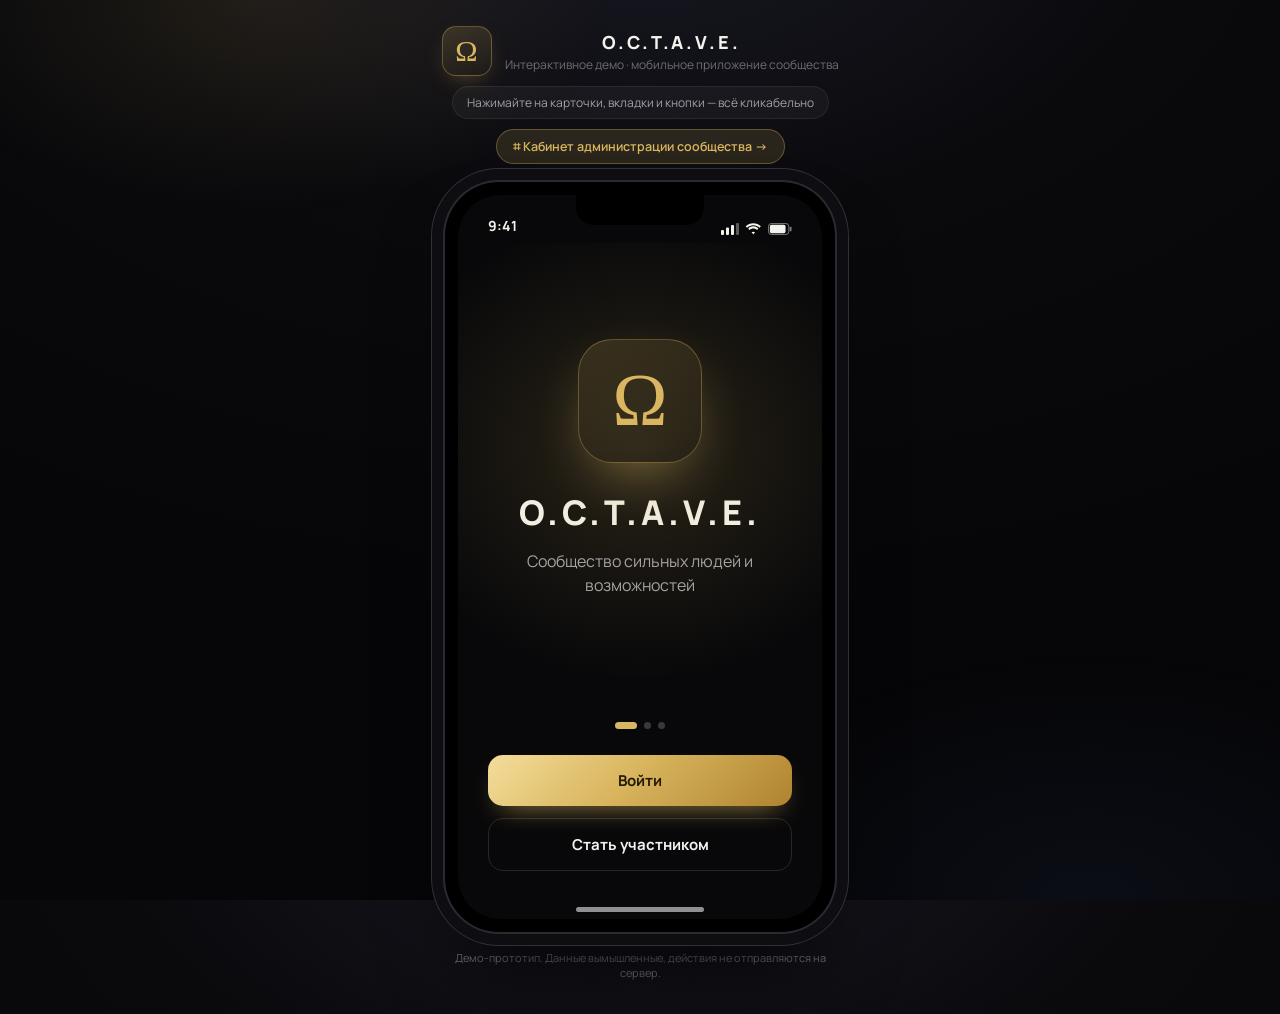
<file: index.html>
<!DOCTYPE html>
<html lang="ru">
<head>
  <meta charset="UTF-8" />
  <meta name="viewport" content="width=device-width, initial-scale=1.0, maximum-scale=1.0, user-scalable=no, viewport-fit=cover" />
  <meta name="apple-mobile-web-app-capable" content="yes" />
  <meta name="mobile-web-app-capable" content="yes" />
  <meta name="apple-mobile-web-app-status-bar-style" content="black-translucent" />
  <meta name="apple-mobile-web-app-title" content="OCTAVE" />
  <meta name="theme-color" content="#08080A" />
  <meta name="description" content="O.C.T.A.V.E. — интерактивное демо мобильного приложения закрытого сообщества: нетворкинг, репутация, рекомендации, форум-группы, мероприятия, сделки и финансы." />
  <title>O.C.T.A.V.E. — демо приложения</title>
  <link rel="preconnect" href="https://fonts.googleapis.com" />
  <link rel="preconnect" href="https://fonts.gstatic.com" crossorigin />
  <link href="https://fonts.googleapis.com/css2?family=Manrope:wght@400;500;600;700;800&display=swap" rel="stylesheet" />
  <link rel="stylesheet" href="styles.css" />
  <link rel="manifest" href="manifest.webmanifest" />
  <link rel="icon" type="image/png" href="icon-192.png" />
  <link rel="apple-touch-icon" href="apple-touch-icon.png" />
</head>
<body>
  <!-- Decorative ambient background for the desktop stage -->
  <div class="stage-glow"></div>

  <div class="stage">
    <header class="stage-head">
      <div class="stage-brand">
        <span class="stage-omega">Ω</span>
        <div>
          <div class="stage-title">O.C.T.A.V.E.</div>
          <div class="stage-sub">Интерактивное демо · мобильное приложение сообщества</div>
        </div>
      </div>
      <div class="stage-hint" id="stageHint">Нажимайте на карточки, вкладки и кнопки — всё кликабельно</div>
      <a class="stage-admin" href="admin.html">⌗ Кабинет администрации сообщества →</a>
    </header>

    <!-- The phone -->
    <div class="device-wrap">
      <div class="device" id="device">
        <div class="device-notch"></div>
        <div class="device-screen">
          <div class="statusbar" id="statusbar">
            <span class="sb-time">9:41</span>
            <span class="sb-icons">
              <svg viewBox="0 0 18 12" width="18" height="12" aria-hidden="true"><g fill="currentColor"><rect x="0" y="7" width="3" height="5" rx="1"/><rect x="5" y="4.5" width="3" height="7.5" rx="1"/><rect x="10" y="2" width="3" height="10" rx="1"/><rect x="15" y="0" width="3" height="12" rx="1" opacity="0.35"/></g></svg>
              <svg viewBox="0 0 18 13" width="18" height="13" aria-hidden="true"><path fill="currentColor" d="M9 2.4c2.6 0 5 1 6.8 2.7l1.4-1.5C15 1.4 12.1.2 9 .2S3 1.4.8 3.6l1.4 1.5C4 3.4 6.4 2.4 9 2.4Zm0 3.6c1.6 0 3 .6 4.1 1.6l1.4-1.5C13 4.4 11.1 3.6 9 3.6S5 4.4 3.5 6.1L4.9 7.6C6 6.6 7.4 6 9 6Zm0 3.5c.7 0 1.4.3 1.9.8L9 12.3 7.1 10.3c.5-.5 1.2-.8 1.9-.8Z"/></svg>
              <svg viewBox="0 0 26 13" width="26" height="13" aria-hidden="true"><rect x="0.5" y="0.5" width="22" height="12" rx="3.2" fill="none" stroke="currentColor" stroke-opacity="0.5"/><rect x="2" y="2" width="17" height="9" rx="1.8" fill="currentColor"/><rect x="23.5" y="4" width="2" height="5" rx="1" fill="currentColor" fill-opacity="0.5"/></svg>
            </span>
          </div>

          <main class="app" id="app"><!-- screens render here --></main>

          <nav class="tabbar" id="tabbar"></nav>

          <!-- overlay layers -->
          <div class="scrim" id="scrim"></div>
          <div class="sheet" id="sheet"></div>
          <div class="toast" id="toast"></div>
        </div>
        <div class="device-home"></div>
      </div>
    </div>

    <footer class="stage-foot">
      <span>Демо-прототип. Данные вымышленные, действия не отправляются на сервер.</span>
    </footer>
  </div>

  <script src="app.js"></script>
  <script>
    // register service worker for offline / installable PWA (ignored in non-secure contexts)
    if ('serviceWorker' in navigator) {
      window.addEventListener('load', () => {
        navigator.serviceWorker.register('sw.js').catch(() => {});
      });
    }
  </script>
</body>
</html>
</file>
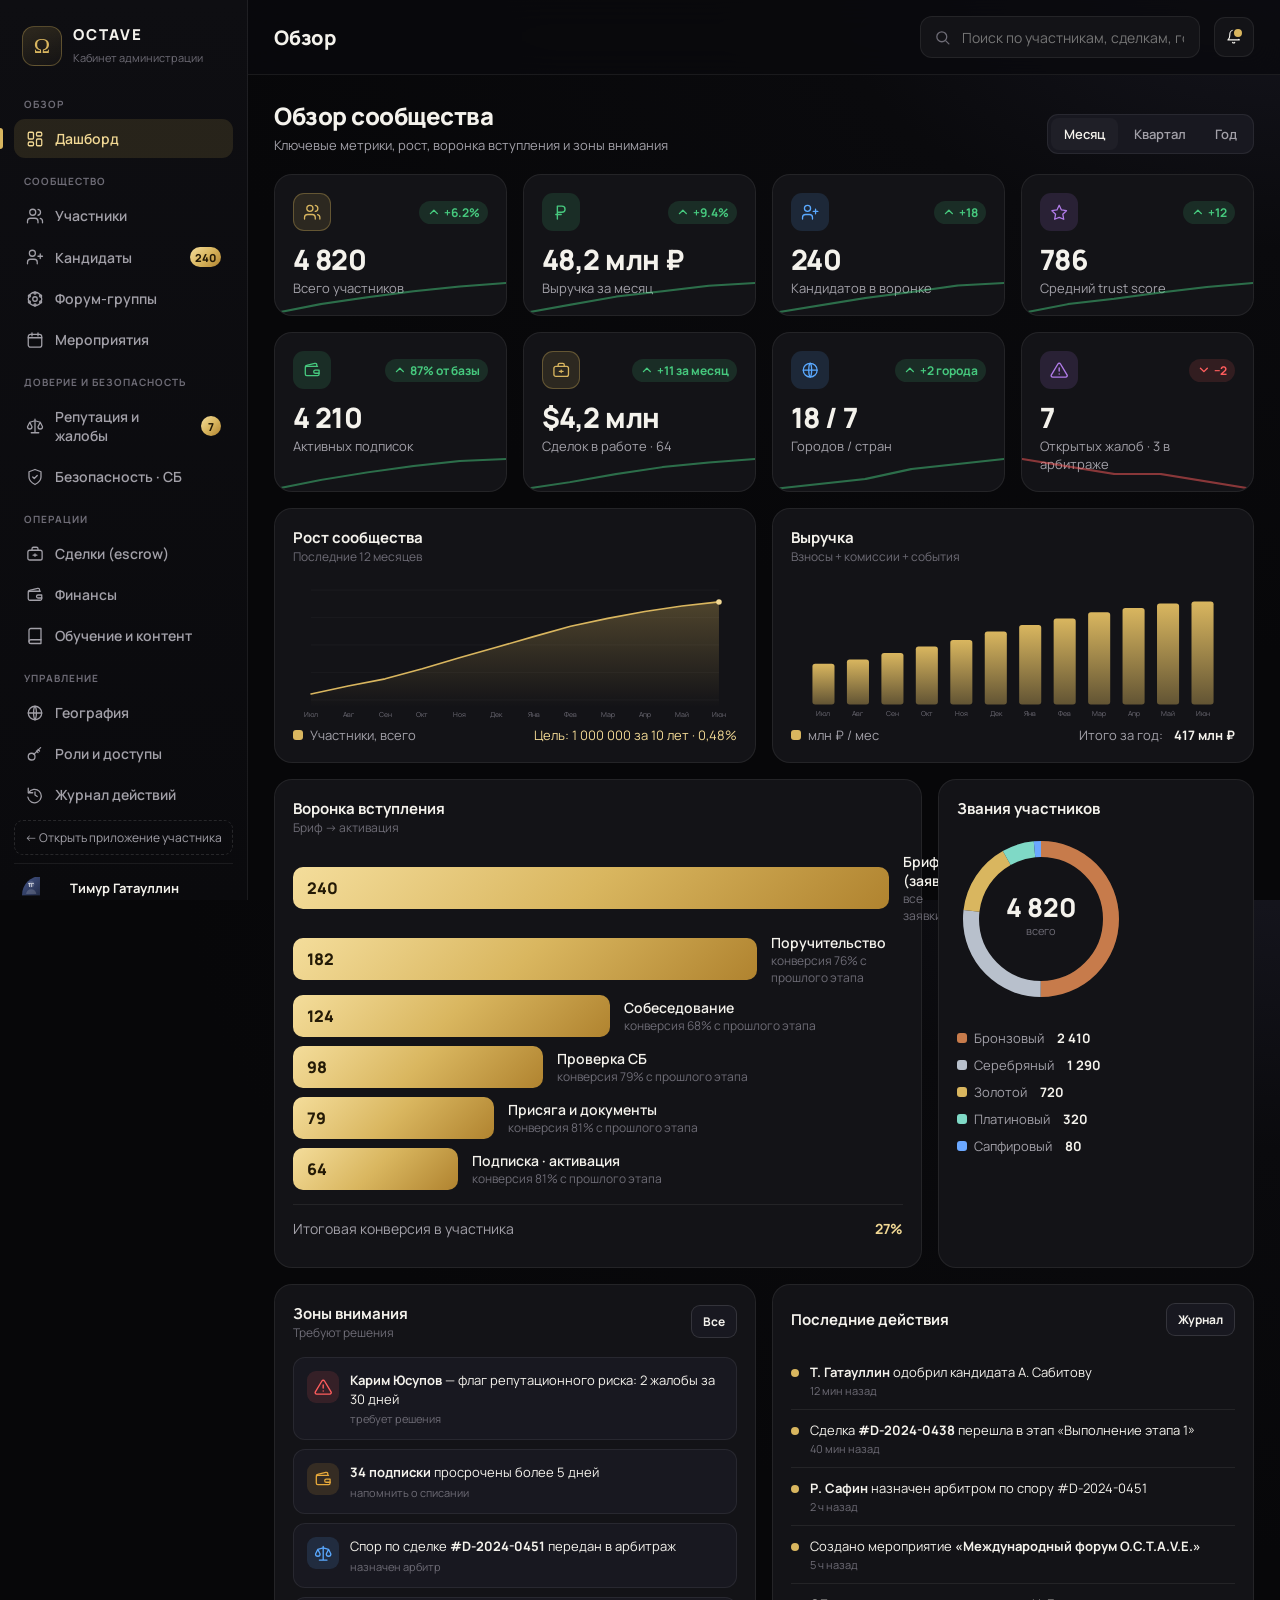
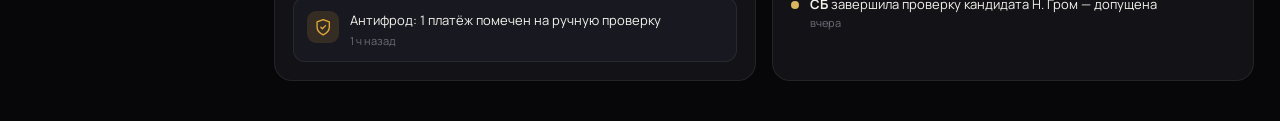
<file: admin.html>
<!DOCTYPE html>
<html lang="ru">
<head>
  <meta charset="UTF-8" />
  <meta name="viewport" content="width=device-width, initial-scale=1.0, viewport-fit=cover" />
  <meta name="theme-color" content="#08080A" />
  <meta name="description" content="O.C.T.A.V.E. — кабинет управляющего сообществом: аналитика, участники, кандидаты, репутация, сделки, финансы, роли и доступы." />
  <title>O.C.T.A.V.E. — кабинет администрации</title>
  <link rel="preconnect" href="https://fonts.googleapis.com" />
  <link rel="preconnect" href="https://fonts.gstatic.com" crossorigin />
  <link href="https://fonts.googleapis.com/css2?family=Manrope:wght@400;500;600;700;800&display=swap" rel="stylesheet" />
  <link rel="stylesheet" href="admin.css" />
  <link rel="icon" type="image/png" href="icon-192.png" />
</head>
<body>
  <div class="admin" id="admin">
    <aside class="sidebar" id="sidebar">
      <div class="brand">
        <span class="omega">Ω</span>
        <div><b>OCTAVE</b><span>Кабинет администрации</span></div>
      </div>
      <nav class="nav" id="nav"><!-- nav renders here --></nav>
      <a class="back-app" href="index.html">← Открыть приложение участника</a>
      <div class="side-user" id="sideUser"></div>
    </aside>

    <main class="main">
      <header class="topbar">
        <button class="burger" id="burger" aria-label="Меню"></button>
        <h1 id="pageTitle">Обзор</h1>
        <div class="top-search"><span id="searchIco"></span><input placeholder="Поиск по участникам, сделкам, городам…" id="topSearch" /></div>
        <button class="top-ic dot" id="bellBtn" aria-label="Уведомления"></button>
      </header>
      <div class="content" id="view"><!-- view renders here --></div>
    </main>
  </div>

  <div class="scrim" id="scrim"></div>
  <div class="toast" id="toast"></div>

  <script src="admin.js"></script>
</body>
</html>
</file>
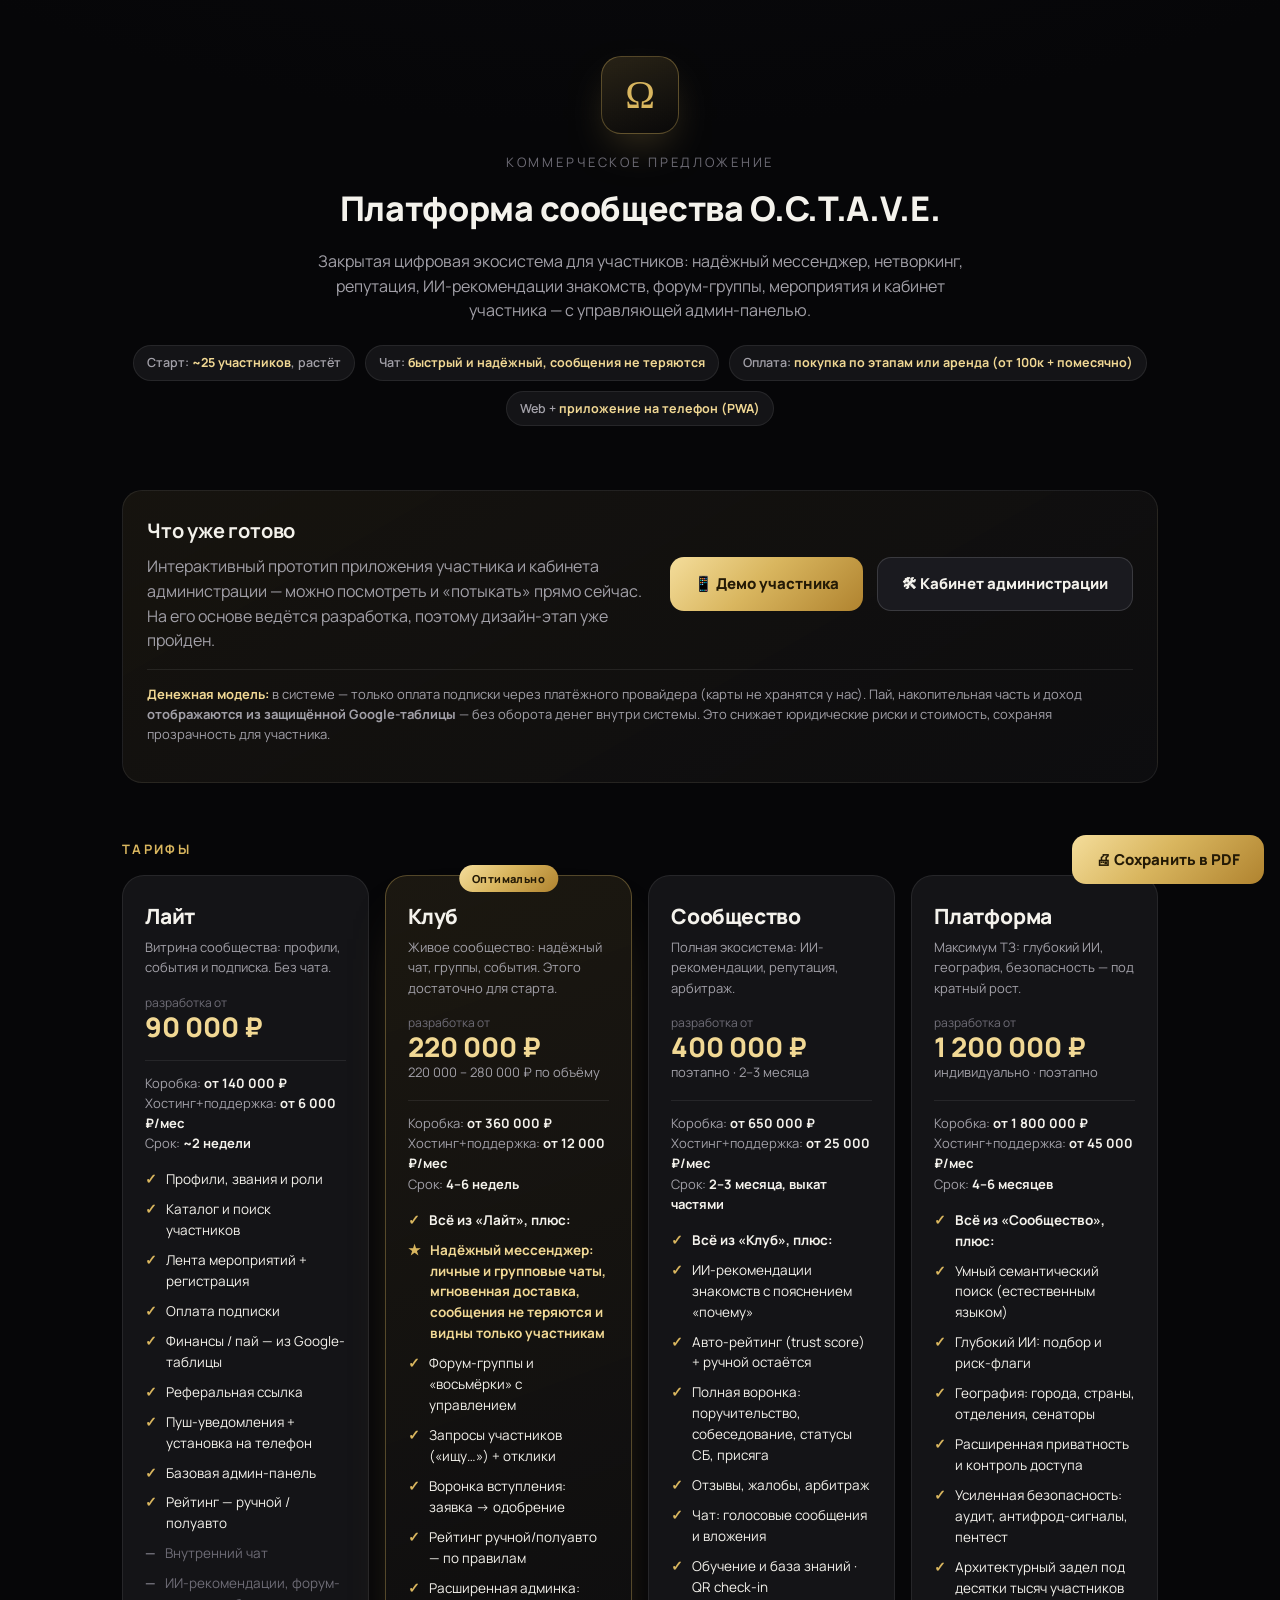
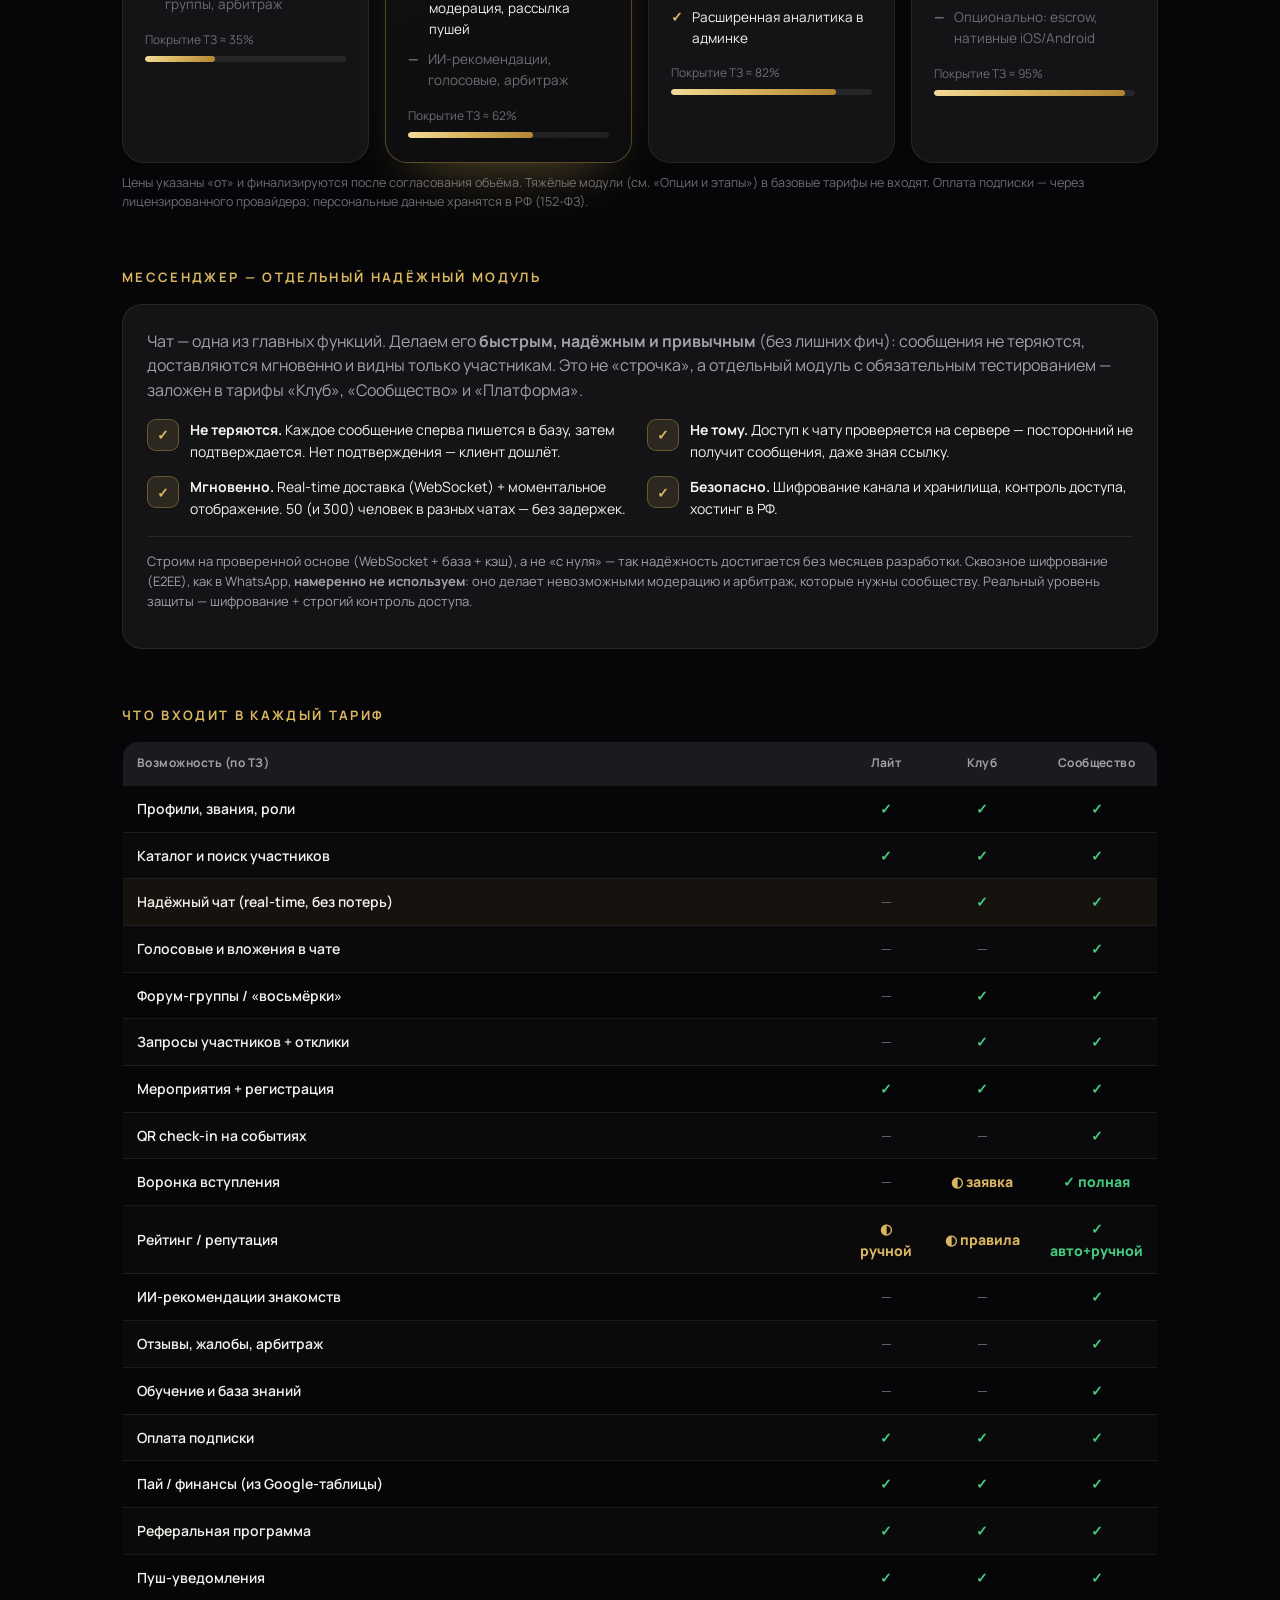
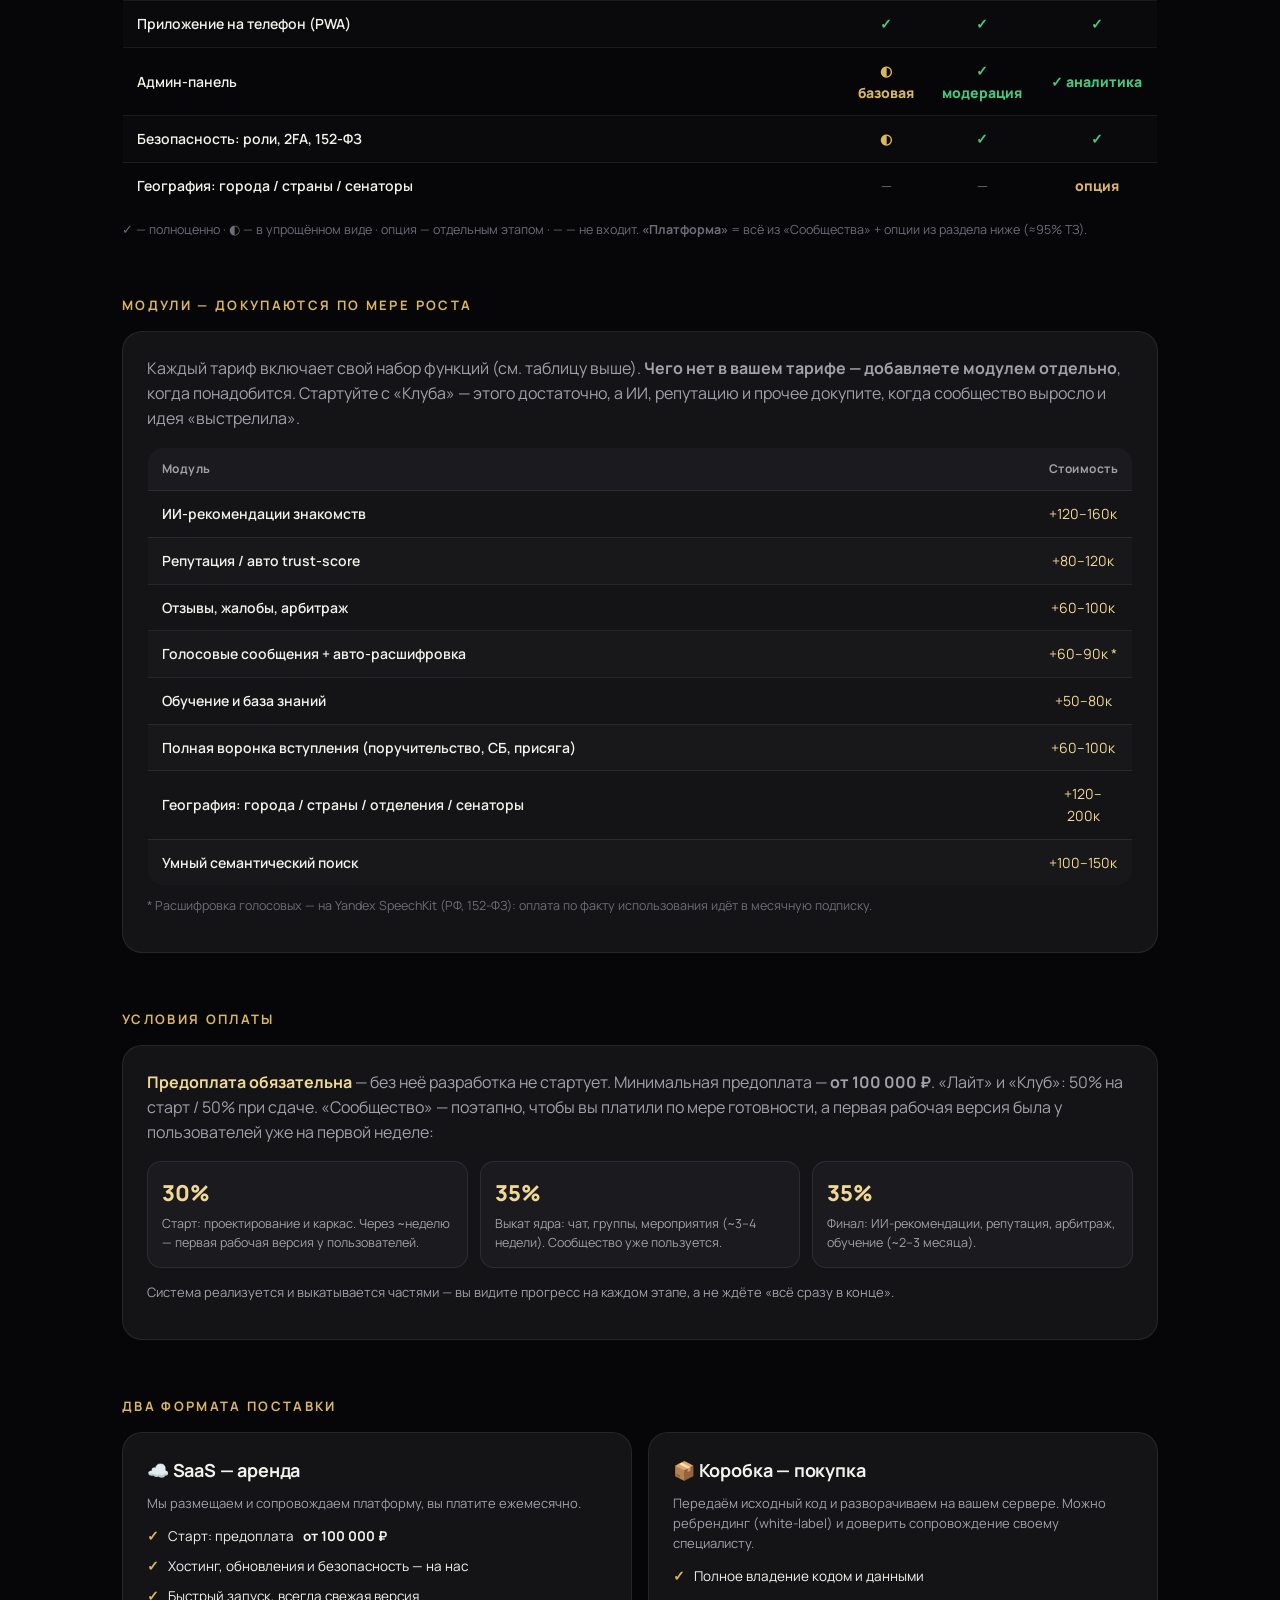
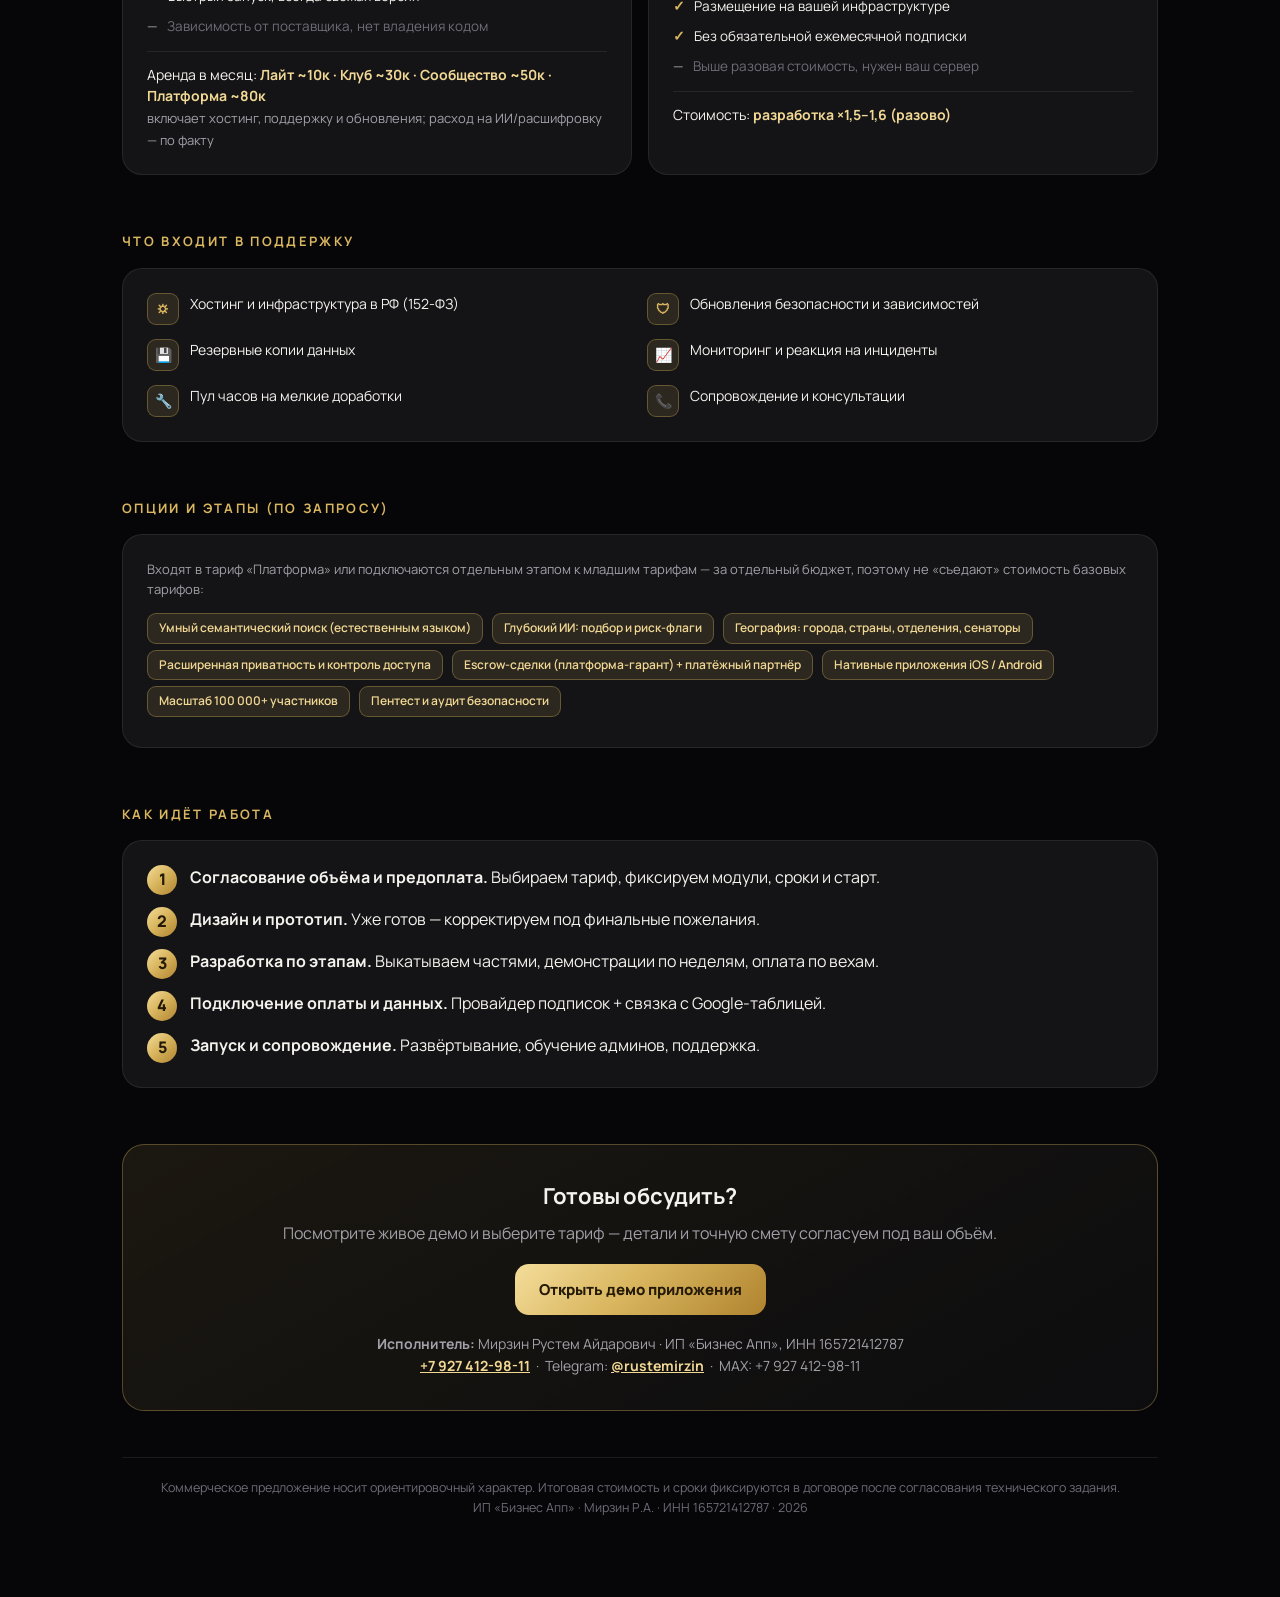
<file: kp.html>
<!DOCTYPE html>
<html lang="ru">
<head>
<meta charset="UTF-8" />
<meta name="viewport" content="width=device-width, initial-scale=1.0" />
<title>Коммерческое предложение — O.C.T.A.V.E.</title>
<meta name="description" content="Коммерческое предложение на разработку платформы закрытого сообщества O.C.T.A.V.E. — тарифы, надёжный мессенджер, покрытие ТЗ, SaaS и коробка." />
<link rel="icon" type="image/png" href="icon-192.png" />
<link rel="preconnect" href="https://fonts.googleapis.com" />
<link rel="preconnect" href="https://fonts.gstatic.com" crossorigin />
<link href="https://fonts.googleapis.com/css2?family=Manrope:wght@400;500;600;700;800&display=swap" rel="stylesheet" />
<style>
:root{
  --bg:#08080A; --bg2:#0C0C10; --card:#141417; --card2:#1A1A1F;
  --line:rgba(255,255,255,.08); --line2:rgba(255,255,255,.14);
  --tx:#F4F2EC; --tx2:#A2A0A8; --tx3:#6E6C76;
  --gold1:#F1D894; --gold2:#D9B65F; --gold3:#B0832F;
  --gold-grad:linear-gradient(135deg,#F4DD9B,#D9B65F 45%,#B0832F);
  --gold-soft:rgba(217,182,95,.12); --gold-line:rgba(217,182,95,.34);
  --green:#46C97E; --blue:#5AA9FF;
}
*{box-sizing:border-box}
html,body{margin:0}
body{
  font-family:'Manrope',-apple-system,BlinkMacSystemFont,'Segoe UI',Roboto,sans-serif;
  background:radial-gradient(1100px 640px at 50% -8%,#181822 0%,#0A0A0D 46%,#060608 100%);
  color:var(--tx); -webkit-font-smoothing:antialiased; line-height:1.55;
}
.wrap{max-width:1080px;margin:0 auto;padding:38px 22px 80px}
.row{display:flex;gap:14px;flex-wrap:wrap}
.muted{color:var(--tx2)} .small{font-size:13px} .gold{color:var(--gold1)}
h1,h2,h3{margin:0;letter-spacing:-.01em}
.sec{margin-top:56px}
.sec-h{font-size:13px;font-weight:700;letter-spacing:.18em;text-transform:uppercase;color:var(--gold2);margin-bottom:16px}

/* hero */
.hero{text-align:center;padding:18px 0 8px}
.omega{font-family:'Times New Roman',serif;font-size:40px;color:var(--gold2);width:78px;height:78px;display:grid;place-items:center;margin:0 auto 18px;border-radius:20px;background:linear-gradient(160deg,rgba(217,182,95,.16),rgba(217,182,95,.02));border:1px solid var(--gold-line);box-shadow:0 18px 50px -22px rgba(217,182,95,.7)}
.hero .kicker{font-size:13px;letter-spacing:.22em;text-transform:uppercase;color:var(--tx3)}
.hero h1{font-size:34px;font-weight:800;margin:10px 0 8px}
.hero .lead{color:var(--tx2);max-width:680px;margin:14px auto 0;font-size:16px}
.meta-row{display:flex;gap:10px;justify-content:center;flex-wrap:wrap;margin-top:22px}
.chip{font-size:12.5px;font-weight:600;color:var(--tx2);background:var(--card);border:1px solid var(--line);padding:7px 13px;border-radius:999px}
.chip b{color:var(--gold1)}

/* intro card */
.panel{background:var(--card);border:1px solid var(--line);border-radius:20px;padding:24px}
.panel.soft{background:linear-gradient(150deg,rgba(217,182,95,.08),rgba(20,20,23,.5))}

/* tariffs */
.tariffs{display:grid;grid-template-columns:repeat(auto-fit,minmax(228px,1fr));gap:16px;align-items:start}
.tar{background:var(--card);border:1px solid var(--line);border-radius:22px;padding:24px 22px;display:flex;flex-direction:column;position:relative;height:100%}
.tar.best{border-color:var(--gold-line);background:linear-gradient(160deg,rgba(217,182,95,.10),rgba(20,20,23,.5));box-shadow:0 30px 60px -34px rgba(217,182,95,.5)}
.tar .ribbon{position:absolute;top:-11px;left:50%;transform:translateX(-50%);background:var(--gold-grad);color:#241a06;font-size:11px;font-weight:800;padding:5px 13px;border-radius:999px;letter-spacing:.04em;white-space:nowrap}
.tar h3{font-size:21px;font-weight:800}
.tar .for{color:var(--tx2);font-size:13px;margin-top:5px;min-height:38px}
.price{margin:16px 0 4px}
.price .from{font-size:12px;color:var(--tx3)}
.price .val{font-size:27px;font-weight:800;color:var(--gold1);line-height:1.1}
.price .per{font-size:13px;color:var(--tx2)}
.tar .sub{font-size:13px;color:var(--tx2);border-top:1px solid var(--line);margin-top:14px;padding-top:12px}
.tar .sub b{color:var(--tx)}
.feat{list-style:none;padding:0;margin:16px 0 0;display:flex;flex-direction:column;gap:9px}
.feat li{font-size:13.5px;display:flex;gap:9px;align-items:flex-start;color:var(--tx)}
.feat li::before{content:'✓';color:var(--gold2);font-weight:800;flex:0 0 auto}
.feat li.off{color:var(--tx3)}
.feat li.off::before{content:'—';color:var(--tx3)}
.feat li.star::before{content:'★'}
.feat li.star{color:var(--gold1);font-weight:700}
.cover-pct{margin-top:16px;font-size:12px;color:var(--tx3)}
.bar{height:6px;border-radius:999px;background:rgba(255,255,255,.08);overflow:hidden;margin-top:6px}
.bar>i{display:block;height:100%;background:var(--gold-grad);border-radius:999px}

/* table */
.tbl{width:100%;border-collapse:collapse;font-size:14px;overflow:hidden;border-radius:16px;border:1px solid var(--line)}
.tbl th,.tbl td{padding:12px 14px;text-align:left;border-bottom:1px solid var(--line)}
.tbl thead th{background:var(--card2);font-size:12px;letter-spacing:.04em;color:var(--tx2);font-weight:700}
.tbl th.c,.tbl td.c{text-align:center;width:84px}
.tbl tbody tr:last-child td{border-bottom:none}
.tbl tbody tr:nth-child(even){background:rgba(255,255,255,.015)}
.tbl tr.hl{background:rgba(217,182,95,.07) !important}
.yes{color:var(--green);font-weight:800}
.part{color:var(--gold2);font-weight:800}
.no{color:var(--tx3)}
.tbl td:first-child{font-weight:600}

/* two-col */
.grid2{display:grid;grid-template-columns:1fr 1fr;gap:16px}
.kpoint{display:flex;gap:11px;align-items:flex-start;font-size:14px}
.kpoint .ic{width:32px;height:32px;border-radius:9px;background:var(--gold-soft);border:1px solid var(--gold-line);color:var(--gold2);display:grid;place-items:center;flex:0 0 auto;font-weight:800}
.steps{counter-reset:s;display:flex;flex-direction:column;gap:12px}
.step{display:flex;gap:13px;align-items:flex-start}
.step .n{counter-increment:s;width:30px;height:30px;border-radius:50%;background:var(--gold-grad);color:#241a06;font-weight:800;display:grid;place-items:center;flex:0 0 auto}
.step .n::before{content:counter(s)}
.tag{display:inline-block;font-size:12px;font-weight:600;color:var(--gold1);background:var(--gold-soft);border:1px solid var(--gold-line);padding:5px 11px;border-radius:9px;margin:0 6px 6px 0}
.paysched{display:flex;gap:12px;flex-wrap:wrap;margin-top:14px}
.paysched .ps{flex:1;min-width:150px;background:var(--card2);border:1px solid var(--line);border-radius:14px;padding:14px}
.paysched .ps .pct{font-size:22px;font-weight:800;color:var(--gold1)}
.paysched .ps .lab{font-size:12.5px;color:var(--tx2);margin-top:4px}

/* footer / cta */
.cta{margin-top:56px;text-align:center;background:linear-gradient(150deg,rgba(217,182,95,.10),rgba(20,20,23,.5));border:1px solid var(--gold-line);border-radius:22px;padding:34px 24px}
.btn{display:inline-flex;align-items:center;gap:8px;background:var(--gold-grad);color:#241a06;font-weight:800;border:none;border-radius:14px;padding:14px 24px;font-size:15px;cursor:pointer;font-family:inherit;text-decoration:none}
.contacts{margin-top:18px;color:var(--tx2);font-size:14px}
.edit{color:var(--gold2);background:rgba(217,182,95,.08);border:1px dashed var(--gold-line);border-radius:6px;padding:1px 7px;font-size:13px}
.note{font-size:12.5px;color:var(--tx3);margin-top:10px}
.foot{margin-top:46px;border-top:1px solid var(--line);padding-top:20px;color:var(--tx3);font-size:12.5px;text-align:center}

@media (max-width:860px){ .tariffs{grid-template-columns:1fr} .grid2{grid-template-columns:1fr} .hero h1{font-size:27px} .tbl{font-size:13px} .tbl th,.tbl td{padding:10px} }

/* print → light, paper-friendly */
.print-bar{position:fixed;right:16px;bottom:16px;z-index:10}
@media print{
  body{background:#fff;color:#111}
  .print-bar{display:none}
  .wrap{max-width:none;padding:0}
  .panel,.tar,.cta{background:#fff !important;border-color:#ddd}
  .tar.best{box-shadow:none}
  .omega{box-shadow:none}
  .hero h1,.tar h3,h2{color:#111}
  .muted,.for,.sub,.cover-pct{color:#444 !important}
  .price .val,.gold,.yes,.part{color:#9a7a1f !important}
  .sec{break-inside:avoid}
  .tar{break-inside:avoid}
}
</style>
</head>
<body>
<div class="wrap">

  <!-- HERO -->
  <header class="hero">
    <div class="omega">Ω</div>
    <div class="kicker">Коммерческое предложение</div>
    <h1>Платформа сообщества O.C.T.A.V.E.</h1>
    <p class="lead">Закрытая цифровая экосистема для участников: надёжный мессенджер, нетворкинг, репутация, ИИ-рекомендации знакомств, форум-группы, мероприятия и кабинет участника — с управляющей админ-панелью.</p>
    <div class="meta-row">
      <span class="chip">Старт: <b>~25 участников</b>, растёт</span>
      <span class="chip">Чат: <b>быстрый и надёжный, сообщения не теряются</b></span>
      <span class="chip">Оплата: <b>покупка по этапам или аренда (от 100к + помесячно)</b></span>
      <span class="chip">Web + <b>приложение на телефон (PWA)</b></span>
    </div>
  </header>

  <!-- INTRO -->
  <section class="sec">
    <div class="panel soft">
      <div class="row" style="justify-content:space-between;align-items:center;gap:18px">
        <div style="flex:1;min-width:240px">
          <h2 style="font-size:20px">Что уже готово</h2>
          <p class="muted" style="margin:8px 0 0">Интерактивный прототип приложения участника и кабинета администрации — можно посмотреть и «потыкать» прямо сейчас. На его основе ведётся разработка, поэтому дизайн-этап уже пройден.</p>
        </div>
        <div class="row">
          <a class="btn" href="index.html">📱 Демо участника</a>
          <a class="btn" href="admin.html" style="background:var(--card2);color:var(--tx);border:1px solid var(--line2)">🛠 Кабинет администрации</a>
        </div>
      </div>
      <p class="small muted" style="margin-top:16px;border-top:1px solid var(--line);padding-top:14px">
        <b class="gold">Денежная модель:</b> в системе — только оплата подписки через платёжного провайдера (карты не хранятся у нас).
        Пай, накопительная часть и доход <b>отображаются из защищённой Google-таблицы</b> — без оборота денег внутри системы.
        Это снижает юридические риски и стоимость, сохраняя прозрачность для участника.
      </p>
    </div>
  </section>

  <!-- TARIFFS -->
  <section class="sec">
    <div class="sec-h">Тарифы</div>
    <div class="tariffs">

      <!-- Лайт -->
      <div class="tar">
        <h3>Лайт</h3>
        <div class="for">Витрина сообщества: профили, события и подписка. Без чата.</div>
        <div class="price"><div class="from">разработка от</div><div class="val">90 000 ₽</div></div>
        <div class="sub">Коробка: <b>от 140 000 ₽</b><br/>Хостинг+поддержка: <b>от 6 000 ₽/мес</b><br/>Срок: <b>~2 недели</b></div>
        <ul class="feat">
          <li>Профили, звания и роли</li>
          <li>Каталог и поиск участников</li>
          <li>Лента мероприятий + регистрация</li>
          <li>Оплата подписки</li>
          <li>Финансы / пай — из Google-таблицы</li>
          <li>Реферальная ссылка</li>
          <li>Пуш-уведомления + установка на телефон</li>
          <li>Базовая админ-панель</li>
          <li>Рейтинг — ручной / полуавто</li>
          <li class="off">Внутренний чат</li>
          <li class="off">ИИ-рекомендации, форум-группы, арбитраж</li>
        </ul>
        <div class="cover-pct">Покрытие ТЗ ≈ 35%<div class="bar"><i style="width:35%"></i></div></div>
      </div>

      <!-- Клуб -->
      <div class="tar best">
        <span class="ribbon">Оптимально</span>
        <h3>Клуб</h3>
        <div class="for">Живое сообщество: надёжный чат, группы, события. Этого достаточно для старта.</div>
        <div class="price"><div class="from">разработка от</div><div class="val">220 000 ₽</div><div class="per">220 000 – 280 000 ₽ по объёму</div></div>
        <div class="sub">Коробка: <b>от 360 000 ₽</b><br/>Хостинг+поддержка: <b>от 12 000 ₽/мес</b><br/>Срок: <b>4–6 недель</b></div>
        <ul class="feat">
          <li><b>Всё из «Лайт», плюс:</b></li>
          <li class="star">Надёжный мессенджер: личные и групповые чаты, мгновенная доставка, сообщения не теряются и видны только участникам</li>
          <li>Форум-группы и «восьмёрки» с управлением</li>
          <li>Запросы участников («ищу…») + отклики</li>
          <li>Воронка вступления: заявка → одобрение</li>
          <li>Рейтинг ручной/полуавто — по правилам</li>
          <li>Расширенная админка: модерация, рассылка пушей</li>
          <li class="off">ИИ-рекомендации, голосовые, арбитраж</li>
        </ul>
        <div class="cover-pct">Покрытие ТЗ ≈ 62%<div class="bar"><i style="width:62%"></i></div></div>
      </div>

      <!-- Сообщество -->
      <div class="tar">
        <h3>Сообщество</h3>
        <div class="for">Полная экосистема: ИИ-рекомендации, репутация, арбитраж.</div>
        <div class="price"><div class="from">разработка от</div><div class="val">400 000 ₽</div><div class="per">поэтапно · 2–3 месяца</div></div>
        <div class="sub">Коробка: <b>от 650 000 ₽</b><br/>Хостинг+поддержка: <b>от 25 000 ₽/мес</b><br/>Срок: <b>2–3 месяца, выкат частями</b></div>
        <ul class="feat">
          <li><b>Всё из «Клуб», плюс:</b></li>
          <li>ИИ-рекомендации знакомств с пояснением «почему»</li>
          <li>Авто-рейтинг (trust score) + ручной остаётся</li>
          <li>Полная воронка: поручительство, собеседование, статусы СБ, присяга</li>
          <li>Отзывы, жалобы, арбитраж</li>
          <li>Чат: голосовые сообщения и вложения</li>
          <li>Обучение и база знаний · QR check-in</li>
          <li>Расширенная аналитика в админке</li>
        </ul>
        <div class="cover-pct">Покрытие ТЗ ≈ 82%<div class="bar"><i style="width:82%"></i></div></div>
      </div>

      <!-- Платформа -->
      <div class="tar">
        <h3>Платформа</h3>
        <div class="for">Максимум ТЗ: глубокий ИИ, география, безопасность — под кратный рост.</div>
        <div class="price"><div class="from">разработка от</div><div class="val">1 200 000 ₽</div><div class="per">индивидуально · поэтапно</div></div>
        <div class="sub">Коробка: <b>от 1 800 000 ₽</b><br/>Хостинг+поддержка: <b>от 45 000 ₽/мес</b><br/>Срок: <b>4–6 месяцев</b></div>
        <ul class="feat">
          <li><b>Всё из «Сообщество», плюс:</b></li>
          <li>Умный семантический поиск (естественным языком)</li>
          <li>Глубокий ИИ: подбор и риск-флаги</li>
          <li>География: города, страны, отделения, сенаторы</li>
          <li>Расширенная приватность и контроль доступа</li>
          <li>Усиленная безопасность: аудит, антифрод-сигналы, пентест</li>
          <li>Архитектурный задел под десятки тысяч участников</li>
          <li class="off">Опционально: escrow, нативные iOS/Android</li>
        </ul>
        <div class="cover-pct">Покрытие ТЗ ≈ 95%<div class="bar"><i style="width:95%"></i></div></div>
      </div>

    </div>
    <p class="note">Цены указаны «от» и финализируются после согласования объёма. Тяжёлые модули (см. «Опции и этапы») в базовые тарифы не входят. Оплата подписки — через лицензированного провайдера; персональные данные хранятся в РФ (152-ФЗ).</p>
  </section>

  <!-- MESSENGER (main feature) -->
  <section class="sec">
    <div class="sec-h">Мессенджер — отдельный надёжный модуль</div>
    <div class="panel">
      <p class="muted" style="margin-top:0">Чат — одна из главных функций. Делаем его <b>быстрым, надёжным и привычным</b> (без лишних фич): сообщения не теряются, доставляются мгновенно и видны только участникам. Это не «строчка», а отдельный модуль с обязательным тестированием — заложен в тарифы «Клуб», «Сообщество» и «Платформа».</p>
      <div class="grid2" style="gap:14px;margin-top:16px">
        <div class="kpoint"><div class="ic">✓</div><div><b>Не теряются.</b> Каждое сообщение сперва пишется в базу, затем подтверждается. Нет подтверждения — клиент дошлёт.</div></div>
        <div class="kpoint"><div class="ic">✓</div><div><b>Не тому.</b> Доступ к чату проверяется на сервере — посторонний не получит сообщения, даже зная ссылку.</div></div>
        <div class="kpoint"><div class="ic">✓</div><div><b>Мгновенно.</b> Real-time доставка (WebSocket) + моментальное отображение. 50 (и 300) человек в разных чатах — без задержек.</div></div>
        <div class="kpoint"><div class="ic">✓</div><div><b>Безопасно.</b> Шифрование канала и хранилища, контроль доступа, хостинг в РФ.</div></div>
      </div>
      <p class="small muted" style="margin-top:16px;border-top:1px solid var(--line);padding-top:14px">
        Строим на проверенной основе (WebSocket + база + кэш), а не «с нуля» — так надёжность достигается без месяцев разработки. Сквозное шифрование (E2EE), как в WhatsApp, <b>намеренно не используем</b>: оно делает невозможными модерацию и арбитраж, которые нужны сообществу. Реальный уровень защиты — шифрование + строгий контроль доступа.
      </p>
    </div>
  </section>

  <!-- COVERAGE MATRIX -->
  <section class="sec">
    <div class="sec-h">Что входит в каждый тариф</div>
    <table class="tbl">
      <thead><tr><th>Возможность (по ТЗ)</th><th class="c">Лайт</th><th class="c">Клуб</th><th class="c">Сообщество</th></tr></thead>
      <tbody>
        <tr><td>Профили, звания, роли</td><td class="c yes">✓</td><td class="c yes">✓</td><td class="c yes">✓</td></tr>
        <tr><td>Каталог и поиск участников</td><td class="c yes">✓</td><td class="c yes">✓</td><td class="c yes">✓</td></tr>
        <tr class="hl"><td>Надёжный чат (real-time, без потерь)</td><td class="c no">—</td><td class="c yes">✓</td><td class="c yes">✓</td></tr>
        <tr><td>Голосовые и вложения в чате</td><td class="c no">—</td><td class="c no">—</td><td class="c yes">✓</td></tr>
        <tr><td>Форум-группы / «восьмёрки»</td><td class="c no">—</td><td class="c yes">✓</td><td class="c yes">✓</td></tr>
        <tr><td>Запросы участников + отклики</td><td class="c no">—</td><td class="c yes">✓</td><td class="c yes">✓</td></tr>
        <tr><td>Мероприятия + регистрация</td><td class="c yes">✓</td><td class="c yes">✓</td><td class="c yes">✓</td></tr>
        <tr><td>QR check-in на событиях</td><td class="c no">—</td><td class="c no">—</td><td class="c yes">✓</td></tr>
        <tr><td>Воронка вступления</td><td class="c no">—</td><td class="c part">◐ заявка</td><td class="c yes">✓ полная</td></tr>
        <tr><td>Рейтинг / репутация</td><td class="c part">◐ ручной</td><td class="c part">◐ правила</td><td class="c yes">✓ авто+ручной</td></tr>
        <tr><td>ИИ-рекомендации знакомств</td><td class="c no">—</td><td class="c no">—</td><td class="c yes">✓</td></tr>
        <tr><td>Отзывы, жалобы, арбитраж</td><td class="c no">—</td><td class="c no">—</td><td class="c yes">✓</td></tr>
        <tr><td>Обучение и база знаний</td><td class="c no">—</td><td class="c no">—</td><td class="c yes">✓</td></tr>
        <tr><td>Оплата подписки</td><td class="c yes">✓</td><td class="c yes">✓</td><td class="c yes">✓</td></tr>
        <tr><td>Пай / финансы (из Google-таблицы)</td><td class="c yes">✓</td><td class="c yes">✓</td><td class="c yes">✓</td></tr>
        <tr><td>Реферальная программа</td><td class="c yes">✓</td><td class="c yes">✓</td><td class="c yes">✓</td></tr>
        <tr><td>Пуш-уведомления</td><td class="c yes">✓</td><td class="c yes">✓</td><td class="c yes">✓</td></tr>
        <tr><td>Приложение на телефон (PWA)</td><td class="c yes">✓</td><td class="c yes">✓</td><td class="c yes">✓</td></tr>
        <tr><td>Админ-панель</td><td class="c part">◐ базовая</td><td class="c yes">✓ модерация</td><td class="c yes">✓ аналитика</td></tr>
        <tr><td>Безопасность: роли, 2FA, 152-ФЗ</td><td class="c part">◐</td><td class="c yes">✓</td><td class="c yes">✓</td></tr>
        <tr><td>География: города / страны / сенаторы</td><td class="c no">—</td><td class="c no">—</td><td class="c part">опция</td></tr>
      </tbody>
    </table>
    <p class="note">✓ — полноценно · ◐ — в упрощённом виде · опция — отдельным этапом · — — не входит. <b>«Платформа»</b> = всё из «Сообщества» + опции из раздела ниже (≈95% ТЗ).</p>
  </section>

  <!-- MODULES -->
  <section class="sec">
    <div class="sec-h">Модули — докупаются по мере роста</div>
    <div class="panel">
      <p class="muted" style="margin-top:0">Каждый тариф включает свой набор функций (см. таблицу выше). <b>Чего нет в вашем тарифе — добавляете модулем отдельно</b>, когда понадобится. Стартуйте с «Клуба» — этого достаточно, а ИИ, репутацию и прочее докупите, когда сообщество выросло и идея «выстрелила».</p>
      <table class="tbl" style="margin-top:16px">
        <thead><tr><th>Модуль</th><th class="c">Стоимость</th></tr></thead>
        <tbody>
          <tr><td>ИИ-рекомендации знакомств</td><td class="c gold">+120–160к</td></tr>
          <tr><td>Репутация / авто trust-score</td><td class="c gold">+80–120к</td></tr>
          <tr><td>Отзывы, жалобы, арбитраж</td><td class="c gold">+60–100к</td></tr>
          <tr><td>Голосовые сообщения + авто-расшифровка</td><td class="c gold">+60–90к *</td></tr>
          <tr><td>Обучение и база знаний</td><td class="c gold">+50–80к</td></tr>
          <tr><td>Полная воронка вступления (поручительство, СБ, присяга)</td><td class="c gold">+60–100к</td></tr>
          <tr><td>География: города / страны / отделения / сенаторы</td><td class="c gold">+120–200к</td></tr>
          <tr><td>Умный семантический поиск</td><td class="c gold">+100–150к</td></tr>
        </tbody>
      </table>
      <p class="note">* Расшифровка голосовых — на Yandex SpeechKit (РФ, 152-ФЗ): оплата по факту использования идёт в месячную подписку.</p>
    </div>
  </section>

  <!-- PAYMENT TERMS -->
  <section class="sec">
    <div class="sec-h">Условия оплаты</div>
    <div class="panel">
      <p class="muted" style="margin-top:0"><b class="gold">Предоплата обязательна</b> — без неё разработка не стартует. Минимальная предоплата — <b>от 100 000 ₽</b>. «Лайт» и «Клуб»: 50% на старт / 50% при сдаче. «Сообщество» — поэтапно, чтобы вы платили по мере готовности, а первая рабочая версия была у пользователей уже на первой неделе:</p>
      <div class="paysched">
        <div class="ps"><div class="pct">30%</div><div class="lab">Старт: проектирование и каркас. Через ~неделю — первая рабочая версия у пользователей.</div></div>
        <div class="ps"><div class="pct">35%</div><div class="lab">Выкат ядра: чат, группы, мероприятия (~3–4 недели). Сообщество уже пользуется.</div></div>
        <div class="ps"><div class="pct">35%</div><div class="lab">Финал: ИИ-рекомендации, репутация, арбитраж, обучение (~2–3 месяца).</div></div>
      </div>
      <p class="small muted" style="margin-top:14px">Система реализуется и выкатывается частями — вы видите прогресс на каждом этапе, а не ждёте «всё сразу в конце».</p>
    </div>
  </section>

  <!-- SAAS vs BOX -->
  <section class="sec">
    <div class="sec-h">Два формата поставки</div>
    <div class="grid2">
      <div class="panel">
        <h3 style="font-size:18px">☁️ SaaS — аренда</h3>
        <p class="muted small" style="margin-top:8px">Мы размещаем и сопровождаем платформу, вы платите ежемесячно.</p>
        <ul class="feat" style="margin-top:12px">
          <li>Старт: предоплата <b>от 100 000 ₽</b></li>
          <li>Хостинг, обновления и безопасность — на нас</li>
          <li>Быстрый запуск, всегда свежая версия</li>
          <li class="off">Зависимость от поставщика, нет владения кодом</li>
        </ul>
        <div class="sub" style="border-top:1px solid var(--line);margin-top:14px;padding-top:12px;font-size:14px">Аренда в месяц: <b class="gold">Лайт ~10к · Клуб ~30к · Сообщество ~50к · Платформа ~80к</b><br/><span class="small muted">включает хостинг, поддержку и обновления; расход на ИИ/расшифровку — по факту</span></div>
      </div>
      <div class="panel">
        <h3 style="font-size:18px">📦 Коробка — покупка</h3>
        <p class="muted small" style="margin-top:8px">Передаём исходный код и разворачиваем на вашем сервере. Можно ребрендинг (white-label) и доверить сопровождение своему специалисту.</p>
        <ul class="feat" style="margin-top:12px">
          <li>Полное владение кодом и данными</li>
          <li>Размещение на вашей инфраструктуре</li>
          <li>Без обязательной ежемесячной подписки</li>
          <li class="off">Выше разовая стоимость, нужен ваш сервер</li>
        </ul>
        <div class="sub" style="border-top:1px solid var(--line);margin-top:14px;padding-top:12px;font-size:14px">Стоимость: <b class="gold">разработка ×1,5–1,6 (разово)</b></div>
      </div>
    </div>
  </section>

  <!-- SUPPORT -->
  <section class="sec">
    <div class="sec-h">Что входит в поддержку</div>
    <div class="panel">
      <div class="grid2" style="gap:14px">
        <div class="kpoint"><div class="ic">⛭</div><div>Хостинг и инфраструктура в РФ (152-ФЗ)</div></div>
        <div class="kpoint"><div class="ic">🛡</div><div>Обновления безопасности и зависимостей</div></div>
        <div class="kpoint"><div class="ic">💾</div><div>Резервные копии данных</div></div>
        <div class="kpoint"><div class="ic">📈</div><div>Мониторинг и реакция на инциденты</div></div>
        <div class="kpoint"><div class="ic">🔧</div><div>Пул часов на мелкие доработки</div></div>
        <div class="kpoint"><div class="ic">📞</div><div>Сопровождение и консультации</div></div>
      </div>
    </div>
  </section>

  <!-- OPTIONS / STAGES -->
  <section class="sec">
    <div class="sec-h">Опции и этапы (по запросу)</div>
    <div class="panel">
      <p class="muted small" style="margin-top:0">Входят в тариф «Платформа» или подключаются отдельным этапом к младшим тарифам — за отдельный бюджет, поэтому не «съедают» стоимость базовых тарифов:</p>
      <div style="margin-top:14px">
        <span class="tag">Умный семантический поиск (естественным языком)</span>
        <span class="tag">Глубокий ИИ: подбор и риск-флаги</span>
        <span class="tag">География: города, страны, отделения, сенаторы</span>
        <span class="tag">Расширенная приватность и контроль доступа</span>
        <span class="tag">Escrow-сделки (платформа-гарант) + платёжный партнёр</span>
        <span class="tag">Нативные приложения iOS / Android</span>
        <span class="tag">Масштаб 100 000+ участников</span>
        <span class="tag">Пентест и аудит безопасности</span>
      </div>
    </div>
  </section>

  <!-- PROCESS -->
  <section class="sec">
    <div class="sec-h">Как идёт работа</div>
    <div class="panel">
      <div class="steps">
        <div class="step"><div class="n"></div><div><b>Согласование объёма и предоплата.</b> Выбираем тариф, фиксируем модули, сроки и старт.</div></div>
        <div class="step"><div class="n"></div><div><b>Дизайн и прототип.</b> Уже готов — корректируем под финальные пожелания.</div></div>
        <div class="step"><div class="n"></div><div><b>Разработка по этапам.</b> Выкатываем частями, демонстрации по неделям, оплата по вехам.</div></div>
        <div class="step"><div class="n"></div><div><b>Подключение оплаты и данных.</b> Провайдер подписок + связка с Google-таблицей.</div></div>
        <div class="step"><div class="n"></div><div><b>Запуск и сопровождение.</b> Развёртывание, обучение админов, поддержка.</div></div>
      </div>
    </div>
  </section>

  <!-- CTA -->
  <div class="cta">
    <h2 style="font-size:22px">Готовы обсудить?</h2>
    <p class="muted" style="margin:8px 0 0">Посмотрите живое демо и выберите тариф — детали и точную смету согласуем под ваш объём.</p>
    <div style="margin-top:18px"><a class="btn" href="index.html">Открыть демо приложения</a></div>
    <div class="contacts">
      <b>Исполнитель:</b> Мирзин Рустем Айдарович · ИП «Бизнес Апп», ИНН 165721412787<br/>
      <a href="tel:+79274129811" style="color:var(--gold1);font-weight:700">+7 927 412-98-11</a> &nbsp;·&nbsp;
      Telegram: <a href="https://t.me/rustemirzin" style="color:var(--gold1);font-weight:700">@rustemirzin</a> &nbsp;·&nbsp;
      MAX: +7 927 412-98-11
    </div>
  </div>

  <div class="foot">
    Коммерческое предложение носит ориентировочный характер. Итоговая стоимость и сроки фиксируются в договоре после согласования технического задания.
    <br/>ИП «Бизнес Апп» · Мирзин Р.А. · ИНН 165721412787 · 2026
  </div>
</div>

<div class="print-bar"><button class="btn" onclick="window.print()">🖨 Сохранить в PDF</button></div>
</body>
</html>
</file>
<file: styles.css>
/* ============================================================
   O.C.T.A.V.E. — design system
   Dark premium theme with gold accents
   ============================================================ */
:root{
  /* surfaces */
  --bg:#08080A;
  --bg-2:#0C0C0F;
  --card:#141417;
  --card-2:#17171B;
  --card-3:#1D1D22;
  --line:rgba(255,255,255,.07);
  --line-strong:rgba(255,255,255,.12);

  /* text */
  --tx:#F4F2EC;
  --tx-2:#A2A0A8;
  --tx-3:#6E6C76;

  /* gold */
  --gold-1:#F1D894;
  --gold-2:#D9B65F;
  --gold-3:#B68B36;
  --gold-grad:linear-gradient(135deg,#F4DD9B 0%,#D9B65F 45%,#B0832F 100%);
  --gold-soft:rgba(217,182,95,.14);
  --gold-line:rgba(217,182,95,.34);

  /* status */
  --green:#46C97E;
  --green-soft:rgba(70,201,126,.15);
  --blue:#5AA9FF;
  --red:#FF5D5D;
  --amber:#E7A93B;

  --radius:20px;
  --radius-sm:14px;
  --radius-lg:26px;

  --tab-h:74px;
  --status-h:48px;
  --shadow-card:0 1px 0 rgba(255,255,255,.03) inset, 0 10px 30px -18px rgba(0,0,0,.8);
  --ease:cubic-bezier(.22,.61,.36,1);
}

*{box-sizing:border-box;-webkit-tap-highlight-color:transparent}
html,body{margin:0;height:100%}
body{
  font-family:'Manrope',-apple-system,BlinkMacSystemFont,'Segoe UI',Roboto,sans-serif;
  background:radial-gradient(1200px 700px at 50% -10%,#181822 0%,#0A0A0D 45%,#060608 100%);
  color:var(--tx);
  -webkit-font-smoothing:antialiased;
  overflow:hidden;
}
button{font-family:inherit;cursor:pointer;border:none;background:none;color:inherit}
a{color:inherit;text-decoration:none}
img{display:block;max-width:100%}
/* default inline-icon size; full-bleed svgs are overridden by higher-specificity rules below */
svg{width:1.2em;height:1.2em;vertical-align:-.18em;flex:0 0 auto}

/* ---------- desktop stage ---------- */
.stage-glow{
  position:fixed;inset:0;pointer-events:none;
  background:
    radial-gradient(600px 360px at 20% 0%,rgba(217,182,95,.10),transparent 60%),
    radial-gradient(700px 420px at 85% 100%,rgba(90,120,200,.07),transparent 60%);
}
.stage{
  position:relative;z-index:1;
  min-height:100vh;min-height:100dvh;
  display:flex;flex-direction:column;align-items:center;
  padding:26px 16px;gap:18px;
}
.stage-head{
  width:100%;max-width:430px;display:flex;flex-direction:column;gap:10px;align-items:center;text-align:center;
}
.stage-brand{display:flex;align-items:center;gap:13px}
.stage-omega{
  font-family:'Times New Roman',serif;font-size:30px;line-height:1;
  width:50px;height:50px;display:grid;place-items:center;border-radius:14px;
  background:linear-gradient(160deg,rgba(217,182,95,.18),rgba(217,182,95,.04));
  border:1px solid var(--gold-line);
  color:var(--gold-2);
  box-shadow:0 8px 24px -12px rgba(217,182,95,.6);
}
.stage-title{font-weight:800;letter-spacing:.16em;font-size:18px}
.stage-sub{font-size:12px;color:var(--tx-3);margin-top:2px}
.stage-hint{
  font-size:12px;color:var(--tx-2);
  background:rgba(255,255,255,.04);border:1px solid var(--line);
  padding:7px 14px;border-radius:999px;
}
.stage-foot{font-size:11px;color:var(--tx-3);text-align:center;max-width:380px;padding-bottom:8px}
.stage-admin{font-size:12.5px;font-weight:600;color:var(--gold-2);padding:8px 16px;border:1px solid var(--gold-line);border-radius:999px;background:var(--gold-soft);transition:.15s}
.stage-admin:active{transform:scale(.97)}

/* ---------- device ---------- */
.device-wrap{display:flex;justify-content:center}
.device{
  position:relative;
  width:390px;height:min(844px,calc(100dvh - 150px));
  max-height:860px;
  background:#000;border-radius:54px;
  padding:13px;
  box-shadow:
    0 0 0 2px #2a2a30,
    0 0 0 13px #0e0e12,
    0 0 0 14px #303036,
    0 50px 90px -30px rgba(0,0,0,.9);
}
.device-notch{
  position:absolute;top:13px;left:50%;transform:translateX(-50%);
  width:128px;height:30px;background:#000;border-radius:0 0 18px 18px;z-index:40;
}
.device-home{
  position:absolute;bottom:20px;left:50%;transform:translateX(-50%);
  width:128px;height:5px;border-radius:3px;background:rgba(255,255,255,.55);z-index:41;pointer-events:none;
}
.device-screen{
  position:relative;width:100%;height:100%;
  background:var(--bg);border-radius:42px;overflow:hidden;
  display:flex;flex-direction:column;
}

/* ---------- status bar ---------- */
.statusbar{
  height:var(--status-h);flex:0 0 var(--status-h);
  display:flex;align-items:flex-end;justify-content:space-between;
  padding:0 30px 8px;font-size:14px;font-weight:700;color:var(--tx);z-index:30;
  position:relative;
}
.sb-icons{display:flex;align-items:center;gap:6px;color:var(--tx)}

/* ---------- app scroll region ---------- */
.app{
  flex:1 1 auto;overflow-y:auto;overflow-x:hidden;
  -webkit-overflow-scrolling:touch;
  scrollbar-width:none;
  position:relative;
}
.app::-webkit-scrollbar{display:none}
.app.no-scroll{overflow:hidden}
.screen{padding:6px 18px 24px;animation:screenIn .32s var(--ease)}
.screen.flush{padding:0 0 24px}
@keyframes screenIn{from{opacity:0;transform:translateY(8px)}to{opacity:1;transform:none}}
.has-tabbar .app{padding-bottom:var(--tab-h)}

/* ---------- headers ---------- */
.app-header{
  display:flex;align-items:center;gap:12px;
  padding:6px 2px 14px;
}
.app-header h1{font-size:24px;font-weight:800;margin:0;letter-spacing:-.01em;flex:1}
.app-header .h-sub{font-size:13px;color:var(--tx-2);font-weight:500}
.icon-btn{
  width:40px;height:40px;border-radius:13px;display:grid;place-items:center;
  background:var(--card);border:1px solid var(--line);color:var(--tx);
  transition:transform .15s var(--ease),background .15s;
}
.icon-btn:active{transform:scale(.92);background:var(--card-3)}
.icon-btn.badge{position:relative}
.icon-btn.badge::after{content:'';position:absolute;top:9px;right:9px;width:8px;height:8px;border-radius:50%;background:var(--gold-2);border:2px solid var(--card)}
.back-btn{margin-left:-4px}

.section-head{display:flex;align-items:center;justify-content:space-between;margin:22px 0 12px}
.section-head h2{font-size:16px;font-weight:700;margin:0}
.section-head .link{color:var(--gold-2);font-size:13px;font-weight:600}
.section-head .link:active{opacity:.6}

/* ---------- generic cards ---------- */
.card{
  background:var(--card);border:1px solid var(--line);border-radius:var(--radius);
  box-shadow:var(--shadow-card);
}
.card.tap{transition:transform .14s var(--ease),border-color .2s}
.card.tap:active{transform:scale(.985);border-color:var(--line-strong)}
.pad{padding:16px}

/* ---------- avatars ---------- */
.av{border-radius:50%;overflow:hidden;flex:0 0 auto;background:var(--card-3);position:relative}
.av svg{width:100%;height:100%;display:block}
.av.ring{box-shadow:0 0 0 2px var(--bg),0 0 0 3.5px var(--gold-line)}
.av-xl{width:96px;height:96px}
.av-lg{width:56px;height:56px}
.av-md{width:48px;height:48px}
.av-sm{width:40px;height:40px}

/* ---------- badges & chips ---------- */
.rank{
  display:inline-flex;align-items:center;gap:6px;font-size:12px;font-weight:700;
  color:var(--gold-1);
}
.rank svg{width:14px;height:14px}
.pill{
  display:inline-flex;align-items:center;gap:5px;font-size:11px;font-weight:600;
  padding:4px 9px;border-radius:999px;background:var(--card-3);color:var(--tx-2);
  border:1px solid var(--line);white-space:nowrap;
}
.pill.gold{background:var(--gold-soft);color:var(--gold-1);border-color:var(--gold-line)}
.pill.green{background:var(--green-soft);color:var(--green);border-color:transparent}
.pill.blue{background:rgba(90,169,255,.14);color:var(--blue);border-color:transparent}
.tag{
  display:inline-flex;font-size:12px;font-weight:600;color:var(--gold-1);
  padding:7px 12px;border-radius:11px;background:var(--gold-soft);border:1px solid var(--gold-line);
}

.chip-row{display:flex;gap:8px;overflow-x:auto;padding:2px 0 4px;scrollbar-width:none}
.chip-row::-webkit-scrollbar{display:none}
.chip{
  display:inline-flex;align-items:center;gap:6px;white-space:nowrap;
  padding:9px 14px;border-radius:13px;font-size:13px;font-weight:600;
  background:var(--card);border:1px solid var(--line);color:var(--tx-2);
  transition:.15s;
}
.chip svg{width:14px;height:14px}
.chip.active{background:var(--gold-grad);color:#241a06;border-color:transparent}
.chip:active{transform:scale(.95)}

/* ---------- buttons ---------- */
.btn{
  display:inline-flex;align-items:center;justify-content:center;gap:8px;
  font-weight:700;font-size:15px;border-radius:15px;padding:15px 18px;width:100%;
  transition:transform .14s var(--ease),filter .2s;
}
.btn:active{transform:scale(.98)}
.btn-gold{background:var(--gold-grad);color:#241a06;box-shadow:0 12px 28px -14px rgba(217,182,95,.8)}
.btn-gold:active{filter:brightness(1.05)}
.btn-ghost{background:transparent;border:1px solid var(--line-strong);color:var(--tx)}
.btn-soft{background:var(--card-3);color:var(--tx);border:1px solid var(--line)}
.btn-sm{padding:9px 14px;font-size:13px;width:auto;border-radius:11px}
.btn-block{width:100%}

/* ---------- progress ---------- */
.bar{height:7px;border-radius:999px;background:rgba(255,255,255,.08);overflow:hidden}
.bar > i{display:block;height:100%;border-radius:999px;background:var(--gold-grad);transition:width .8s var(--ease)}

/* ---------- list rows ---------- */
.rows{display:flex;flex-direction:column}
.row{
  display:flex;align-items:center;gap:13px;padding:14px 2px;
  border-bottom:1px solid var(--line);
}
.row:last-child{border-bottom:none}
.row .r-main{flex:1;min-width:0}
.r-title{font-size:15px;font-weight:600;white-space:nowrap;overflow:hidden;text-overflow:ellipsis}
.r-sub{font-size:13px;color:var(--tx-2);margin-top:2px;white-space:nowrap;overflow:hidden;text-overflow:ellipsis}
.row .r-end{text-align:right;flex:0 0 auto;display:flex;flex-direction:column;align-items:flex-end;gap:5px}
.row .r-amt{font-weight:700;font-size:15px}
.chev{color:var(--tx-3);flex:0 0 auto}
.row-ico{
  width:42px;height:42px;border-radius:12px;display:grid;place-items:center;flex:0 0 auto;
  background:var(--card-3);color:var(--gold-2);border:1px solid var(--line);
}

/* ---------- list card (menu style) ---------- */
.list-card{background:var(--card);border:1px solid var(--line);border-radius:var(--radius);overflow:hidden}
.list-card .row{padding:15px 16px}
.list-card .row.tap:active{background:var(--card-3)}

/* ============================================================
   ONBOARDING
   ============================================================ */
.onb{
  height:100%;display:flex;flex-direction:column;align-items:center;justify-content:flex-end;
  padding:0 30px 48px;text-align:center;position:relative;overflow:hidden;
}
.onb-glow{position:absolute;inset:0;pointer-events:none;background:radial-gradient(420px 380px at 50% 30%,rgba(217,182,95,.16),transparent 62%)}
.onb-omega{
  font-family:'Times New Roman',serif;font-size:74px;color:var(--gold-2);
  width:124px;height:124px;display:grid;place-items:center;margin-bottom:26px;
  border-radius:34px;border:1px solid var(--gold-line);position:relative;
  background:linear-gradient(160deg,rgba(217,182,95,.16),rgba(217,182,95,.02));
  box-shadow:0 22px 60px -24px rgba(217,182,95,.7);
  animation:floaty 5s ease-in-out infinite;
}
@keyframes floaty{0%,100%{transform:translateY(0)}50%{transform:translateY(-9px)}}
.onb-title{font-size:34px;font-weight:800;letter-spacing:.12em;margin:0}
.onb-tag{font-size:16px;color:var(--tx-2);margin:14px 0 0;line-height:1.5;max-width:260px}
.onb-spacer{flex:1}
.onb-dots{display:flex;gap:7px;margin:30px 0 26px}
.onb-dots i{width:7px;height:7px;border-radius:50%;background:rgba(255,255,255,.2)}
.onb-dots i.on{width:22px;border-radius:4px;background:var(--gold-2)}
.onb .btn{margin-top:0}
.onb .btn + .btn{margin-top:12px}

/* ============================================================
   PROFILE HERO CARD (home + profile)
   ============================================================ */
.hero{
  display:flex;align-items:center;gap:14px;padding:16px;border-radius:var(--radius);
  background:linear-gradient(135deg,rgba(217,182,95,.10),rgba(20,20,23,.4) 55%),var(--card);
  border:1px solid var(--gold-line);
}
.hero .h-name{font-size:18px;font-weight:800;display:flex;align-items:center;gap:7px}
.hero .h-meta{font-size:13px;color:var(--tx-2);margin-top:4px}
.score-ring{
  flex:0 0 auto;width:58px;height:58px;border-radius:50%;display:grid;place-items:center;text-align:center;
  background:conic-gradient(var(--gold-2) calc(var(--p,87)*1%),rgba(255,255,255,.08) 0);
  position:relative;
}
.score-ring::before{content:'';position:absolute;inset:4px;border-radius:50%;background:var(--card)}
.score-ring b{position:relative;font-size:16px;font-weight:800;line-height:1;color:var(--gold-1)}
.score-ring small{position:relative;font-size:7px;color:var(--tx-3);letter-spacing:.04em;text-transform:uppercase;margin-top:2px}

/* profile big header */
.prof-top{display:flex;flex-direction:column;align-items:center;text-align:center;padding:8px 0 4px}
.prof-avatar{position:relative}
.prof-edit{position:absolute;right:-2px;bottom:2px;width:30px;height:30px;border-radius:50%;display:grid;place-items:center;background:var(--gold-grad);color:#241a06;border:3px solid var(--bg)}
.prof-name{font-size:22px;font-weight:800;margin:14px 0 0}
.prof-meta{font-size:14px;color:var(--tx-2);margin-top:5px}

.quad{display:grid;grid-template-columns:repeat(4,1fr);gap:10px;margin:20px 0 4px}
.quad button{
  background:var(--card);border:1px solid var(--line);border-radius:16px;padding:13px 6px;
  display:flex;flex-direction:column;align-items:center;gap:7px;transition:.15s;
}
.quad button:active{transform:scale(.95);background:var(--card-3)}
.quad .q-ic{color:var(--gold-2)}
.quad .q-val{font-size:16px;font-weight:800;line-height:1}
.quad .q-lab{font-size:11px;color:var(--tx-2)}

/* ============================================================
   EVENT CARDS
   ============================================================ */
.event-card{border-radius:var(--radius);overflow:hidden;border:1px solid var(--line);background:var(--card)}
.event-cover{height:120px;position:relative}
.event-cover svg{width:100%;height:100%}
.event-cover .ev-badge{position:absolute;top:12px;left:12px}
.event-body{padding:14px}
.event-body .ev-title{font-size:16px;font-weight:700}
.event-meta{display:flex;flex-direction:column;gap:6px;margin-top:10px}
.event-meta .m{display:flex;align-items:center;gap:8px;font-size:13px;color:var(--tx-2)}
.event-meta .m svg{width:15px;height:15px;color:var(--gold-2);flex:0 0 auto}

.event-mini{display:flex;gap:13px;align-items:center;padding:12px;border-radius:var(--radius-sm)}
.event-mini .thumb{width:64px;height:64px;border-radius:14px;overflow:hidden;flex:0 0 auto}
.event-mini .thumb svg{width:100%;height:100%}

/* ============================================================
   PEOPLE / RECOMMENDATIONS
   ============================================================ */
.person-row .stars{display:inline-flex;align-items:center;gap:4px;font-size:13px;font-weight:700;color:var(--gold-1)}
.person-row .stars svg{width:13px;height:13px}

.rec-card{
  position:relative;border-radius:var(--radius-lg);overflow:hidden;border:1px solid var(--line);
  background:var(--card);box-shadow:0 30px 60px -30px rgba(0,0,0,.9);
}
.rec-photo{height:200px;position:relative}
.rec-photo svg{width:100%;height:100%}
.rec-photo::after{content:'';position:absolute;inset:0;background:linear-gradient(180deg,transparent 40%,rgba(10,10,12,.55) 78%,var(--card) 100%)}
.rec-match{
  position:absolute;top:16px;right:16px;z-index:2;
  background:rgba(8,8,10,.6);backdrop-filter:blur(8px);border:1px solid var(--gold-line);
  border-radius:14px;padding:8px 12px;text-align:center;
}
.rec-match b{display:block;font-size:20px;font-weight:800;color:var(--gold-1);line-height:1}
.rec-match span{font-size:9px;color:var(--tx-2);letter-spacing:.06em}
.rec-body{padding:0 18px 18px;margin-top:-6px;position:relative;z-index:2}
.rec-name{font-size:22px;font-weight:800}
.rec-role{font-size:14px;color:var(--tx-2);margin-top:4px}
.rec-tags{display:flex;flex-wrap:wrap;gap:8px;margin-top:14px}
.rec-seek{font-size:14px;margin-top:12px;line-height:1.45}
.rec-seek b{color:var(--gold-1)}
.rec-actions{display:flex;justify-content:center;gap:22px;margin-top:16px}
.rec-fab{
  width:62px;height:62px;border-radius:50%;display:grid;place-items:center;
  border:1px solid var(--line);background:var(--card);transition:transform .15s var(--ease);
}
.rec-fab:active{transform:scale(.9)}
.rec-fab.no{color:var(--red);border-color:rgba(255,93,93,.3)}
.rec-fab.chat{color:var(--blue);border-color:rgba(90,169,255,.3);width:54px;height:54px}
.rec-fab.yes{background:var(--gold-grad);color:#241a06;border:none;box-shadow:0 16px 30px -14px rgba(217,182,95,.8)}
.rec-empty{text-align:center;padding:60px 20px;color:var(--tx-2)}
.swiping{transition:transform .4s var(--ease),opacity .4s var(--ease)}

/* tabs (segmented) */
.segment{
  display:flex;gap:4px;background:var(--card);border:1px solid var(--line);
  border-radius:14px;padding:4px;margin-bottom:4px;
}
.segment button{
  flex:1;padding:9px 6px;border-radius:10px;font-size:13px;font-weight:600;color:var(--tx-2);
  transition:.18s;white-space:nowrap;
}
.segment button.on{background:var(--card-3);color:var(--tx);box-shadow:0 1px 0 rgba(255,255,255,.04)}
.segment.scroll{overflow-x:auto;scrollbar-width:none}
.segment.scroll::-webkit-scrollbar{display:none}
.segment.scroll button{flex:0 0 auto;padding:9px 14px}

/* ============================================================
   SEARCH / INPUTS
   ============================================================ */
.search{
  display:flex;align-items:center;gap:10px;background:var(--card);border:1px solid var(--line);
  border-radius:15px;padding:13px 15px;margin-bottom:14px;
}
.search svg{width:18px;height:18px;color:var(--tx-3);flex:0 0 auto}
.search input{flex:1;background:none;border:none;outline:none;color:var(--tx);font-size:15px;font-family:inherit}
.search input::placeholder{color:var(--tx-3)}

/* ============================================================
   MESSAGES / CHAT
   ============================================================ */
.chat-row .c-time{font-size:12px;color:var(--tx-3)}
.unread{min-width:20px;height:20px;padding:0 6px;border-radius:999px;background:var(--gold-grad);color:#241a06;font-size:11px;font-weight:800;display:grid;place-items:center}

.fab{
  position:absolute;right:18px;bottom:calc(var(--tab-h) + 16px);z-index:25;
  width:56px;height:56px;border-radius:18px;display:grid;place-items:center;
  background:var(--gold-grad);color:#241a06;box-shadow:0 16px 30px -12px rgba(217,182,95,.8);
  transition:transform .15s var(--ease);
}
.fab:active{transform:scale(.9)}

.chat-view{display:flex;flex-direction:column;height:100%}
.chat-head{
  display:flex;align-items:center;gap:11px;padding:8px 14px 12px;border-bottom:1px solid var(--line);
}
.chat-head .ch-name{font-weight:700;font-size:15px}
.chat-head .ch-status{font-size:12px;color:var(--green)}
.chat-scroll{flex:1;overflow-y:auto;padding:16px 14px;display:flex;flex-direction:column;gap:8px;scrollbar-width:none}
.chat-scroll::-webkit-scrollbar{display:none}
.bubble{max-width:78%;padding:10px 14px;border-radius:18px;font-size:14px;line-height:1.4;position:relative}
.bubble.in{align-self:flex-start;background:var(--card-3);border-bottom-left-radius:5px}
.bubble.out{align-self:flex-end;background:var(--gold-grad);color:#241a06;border-bottom-right-radius:5px;font-weight:500}
.bubble .b-time{display:block;font-size:10px;opacity:.6;margin-top:4px;text-align:right}
.day-sep{align-self:center;font-size:11px;color:var(--tx-3);background:var(--card);padding:4px 12px;border-radius:999px;margin:4px 0}
.chat-input{
  display:flex;align-items:center;gap:9px;padding:10px 14px;border-top:1px solid var(--line);background:var(--bg);
}
.chat-input input{flex:1;background:var(--card-3);border:1px solid var(--line);border-radius:14px;padding:12px 14px;color:var(--tx);outline:none;font-family:inherit;font-size:14px}
.chat-input .send{width:44px;height:44px;border-radius:14px;background:var(--gold-grad);color:#241a06;display:grid;place-items:center;flex:0 0 auto}

/* ============================================================
   DEALS
   ============================================================ */
.deal-parties{display:flex;align-items:center;justify-content:space-between;gap:10px}
.deal-party{flex:1;text-align:center}
.deal-party .dp-role{font-size:12px;color:var(--tx-2);margin-top:7px}
.deal-party .dp-name{font-size:14px;font-weight:700;margin-top:2px}
.deal-swap{width:38px;height:38px;border-radius:50%;background:var(--card-3);border:1px solid var(--line);display:grid;place-items:center;color:var(--gold-2);flex:0 0 auto}
.kv{display:flex;justify-content:space-between;align-items:center;padding:13px 0;border-bottom:1px solid var(--line);font-size:14px}
.kv:last-child{border-bottom:none}
.kv .k{color:var(--tx-2)}
.kv .v{font-weight:700}

.timeline{position:relative;padding-left:6px}
.tl-step{display:flex;gap:14px;padding-bottom:18px;position:relative}
.tl-step:last-child{padding-bottom:0}
.tl-step::before{content:'';position:absolute;left:11px;top:26px;bottom:-2px;width:2px;background:var(--line)}
.tl-step:last-child::before{display:none}
.tl-dot{width:24px;height:24px;border-radius:50%;flex:0 0 auto;display:grid;place-items:center;z-index:1;background:var(--card-3);border:1px solid var(--line);color:var(--tx-3)}
.tl-step.done .tl-dot{background:var(--green);border-color:transparent;color:#06210f}
.tl-step.active .tl-dot{background:var(--gold-grad);border-color:transparent;color:#241a06}
.tl-step.active::before,.tl-step.done::before{background:var(--green)}
.tl-main{flex:1;display:flex;justify-content:space-between;align-items:flex-start;gap:10px;padding-top:1px}
.tl-title{font-size:14px;font-weight:600}
.tl-step.pending .tl-title{color:var(--tx-2)}
.tl-when{font-size:12px;color:var(--tx-3);white-space:nowrap;display:flex;align-items:center;gap:4px}
.tl-step.active .tl-when{color:var(--gold-1)}
.tl-step.done .tl-when{color:var(--green)}

.deal-status-row{display:flex;align-items:center;justify-content:space-between;margin-bottom:4px}
.deal-id{font-size:22px;font-weight:800;letter-spacing:-.01em}

/* ============================================================
   FINANCES
   ============================================================ */
.fin-cards{display:grid;grid-template-columns:1fr 1fr;gap:12px;margin-bottom:6px}
.fin-card{padding:16px;border-radius:var(--radius)}
.fin-card .f-lab{font-size:12px;color:var(--tx-2)}
.fin-card .f-val{font-size:22px;font-weight:800;margin-top:8px;letter-spacing:-.01em}
.fin-card.gold{background:linear-gradient(140deg,rgba(217,182,95,.16),rgba(20,20,23,.4));border:1px solid var(--gold-line)}
.fin-card.gold .f-val{color:var(--gold-1)}
.fin-card.green .f-val{color:var(--green)}

/* ============================================================
   REPUTATION
   ============================================================ */
.rep-hero{text-align:center;padding:14px 0 6px}
.rep-score{font-size:62px;font-weight:800;background:var(--gold-grad);-webkit-background-clip:text;background-clip:text;color:transparent;line-height:1}
.rep-level{font-size:14px;color:var(--gold-1);font-weight:600;margin-top:4px}
.rep-chart{padding:18px 10px 6px}
.rep-metric{display:flex;align-items:center;gap:12px;padding:13px 0;border-bottom:1px solid var(--line)}
.rep-metric:last-child{border-bottom:none}
.rep-metric .rm-ic{width:34px;height:34px;border-radius:10px;display:grid;place-items:center;background:var(--gold-soft);color:var(--gold-2);flex:0 0 auto}
.rep-metric .rm-name{flex:1;font-size:14px;font-weight:600}
.rep-metric .rm-bar{width:84px}
.rep-metric .rm-val{font-size:15px;font-weight:800;color:var(--gold-1);width:36px;text-align:right}

/* ============================================================
   FORUM GROUPS
   ============================================================ */
.fg-card{padding:16px;border-radius:var(--radius)}
.fg-top{display:flex;gap:13px;align-items:center}
.fg-ico{width:48px;height:48px;border-radius:14px;display:grid;place-items:center;background:var(--gold-soft);border:1px solid var(--gold-line);color:var(--gold-2);flex:0 0 auto}
.fg-name{font-size:16px;font-weight:700}
.fg-roles{font-size:13px;color:var(--tx-2);margin-top:3px}
.fg-members{display:flex;align-items:center;gap:-8px;margin:14px 0}
.fg-members .av{margin-left:-9px;box-shadow:0 0 0 2px var(--card)}
.fg-members .av:first-child{margin-left:0}
.fg-count{margin-left:12px;font-size:13px;color:var(--tx-2);align-self:center}
.fg-meet{display:flex;align-items:center;gap:10px;justify-content:space-between;margin-top:14px;padding-top:14px;border-top:1px solid var(--line)}
.fg-meet .fm-when{font-size:13px}
.fg-meet .fm-when .lab{font-size:11px;color:var(--tx-3);display:block;margin-bottom:2px}

/* ---------- info / empty / misc ---------- */
.note{display:flex;gap:11px;padding:14px;border-radius:var(--radius-sm);background:var(--gold-soft);border:1px solid var(--gold-line);font-size:13px;line-height:1.5;color:var(--tx)}
.note svg{width:18px;height:18px;color:var(--gold-2);flex:0 0 auto;margin-top:1px}
.muted{color:var(--tx-2)}
.center{text-align:center}
.empty{text-align:center;padding:48px 20px;color:var(--tx-3)}
.empty svg{width:46px;height:46px;margin-bottom:14px;color:var(--tx-3)}
.divider{height:1px;background:var(--line);margin:18px 0}

/* request card */
.req-card{padding:15px;border-radius:var(--radius)}
.req-text{font-size:15px;line-height:1.45;font-weight:500}
.req-foot{display:flex;align-items:center;justify-content:space-between;margin-top:12px}
.req-author{display:flex;align-items:center;gap:9px;font-size:13px;color:var(--tx-2)}
.add-circle{width:38px;height:38px;border-radius:50%;background:var(--gold-grad);color:#241a06;display:grid;place-items:center;flex:0 0 auto}

/* ---------- tabbar ---------- */
.tabbar{
  flex:0 0 var(--tab-h);height:var(--tab-h);
  display:flex;align-items:flex-start;justify-content:space-around;
  padding:9px 8px 0;
  background:rgba(10,10,13,.86);backdrop-filter:blur(18px);
  border-top:1px solid var(--line);z-index:20;
}
.tabbar.hidden{display:none}
.tab{
  flex:1;display:flex;flex-direction:column;align-items:center;gap:4px;
  color:var(--tx-3);font-size:10.5px;font-weight:600;transition:color .15s;
}
.tab svg{width:24px;height:24px}
.tab.on{color:var(--gold-2)}
.tab:active{transform:scale(.94)}

/* ---------- toast / sheet ---------- */
.toast{
  position:absolute;left:50%;bottom:calc(var(--tab-h) + 22px);
  transform:translateX(-50%) translateY(24px);
  background:rgba(28,28,32,.96);color:var(--tx);border:1px solid var(--line-strong);
  padding:12px 18px;border-radius:14px;font-size:13px;font-weight:600;z-index:60;
  opacity:0;pointer-events:none;transition:opacity .25s,transform .25s var(--ease);
  max-width:300px;text-align:center;box-shadow:0 18px 40px -16px rgba(0,0,0,.8);
}
.toast.show{opacity:1;transform:translateX(-50%) translateY(0)}

.scrim{position:absolute;inset:0;background:rgba(0,0,0,.55);opacity:0;pointer-events:none;transition:opacity .3s;z-index:45}
.scrim.show{opacity:1;pointer-events:auto}
.sheet{
  position:absolute;left:0;right:0;bottom:0;z-index:50;
  background:var(--bg-2);border-top:1px solid var(--line-strong);
  border-radius:26px 26px 0 0;padding:10px 20px max(22px,env(safe-area-inset-bottom));
  transform:translateY(110%);transition:transform .36s var(--ease);
  max-height:80%;overflow-y:auto;scrollbar-width:none;
}
.sheet::-webkit-scrollbar{display:none}
.sheet.show{transform:translateY(0)}
.sheet-grip{width:40px;height:5px;border-radius:3px;background:rgba(255,255,255,.2);margin:0 auto 14px}
.sheet h3{margin:0 0 4px;font-size:19px;font-weight:800}
.sheet .s-sub{color:var(--tx-2);font-size:14px;margin-bottom:18px;line-height:1.5}

/* small helper layout */
.stack{display:flex;flex-direction:column;gap:12px}
.stack-sm{display:flex;flex-direction:column;gap:8px}
.flex{display:flex;align-items:center;gap:10px}
.between{display:flex;align-items:center;justify-content:space-between;gap:10px}
.mt-2{margin-top:8px}.mt-3{margin-top:14px}.mt-4{margin-top:20px}
.wrap-tags{display:flex;flex-wrap:wrap;gap:8px}

/* ---------- icon sizing (overrides global svg default) ---------- */
.av svg,.event-cover svg,.event-mini .thumb svg,.rec-photo svg{width:100%;height:100%;vertical-align:top;flex:none}
.rep-chart svg{width:100%;height:auto;vertical-align:top;flex:none}
.sb-icons svg{width:auto;height:12px;vertical-align:middle}
.icon-btn svg{width:22px;height:22px}
.q-ic svg{width:24px;height:24px}
.row-ico svg{width:20px;height:20px}
.fg-ico svg{width:22px;height:22px}
.rm-ic svg{width:18px;height:18px}
.deal-swap svg{width:18px;height:18px}
.rec-fab svg{width:27px;height:27px}
.fab svg{width:24px;height:24px}
.add-circle svg{width:18px;height:18px}
.tl-dot svg{width:13px;height:13px}
.tl-when svg{width:12px;height:12px}
.prof-edit svg{width:15px;height:15px}
.chat-input .send svg{width:20px;height:20px}
.chat-head .icon-btn svg{width:20px;height:20px}
.note svg{height:18px}
.empty svg{width:46px;height:46px}

/* responsive: shrink device on small screens */
@media (max-width:440px){
  html,body{background:var(--bg)}
  .stage{padding:0;background:var(--bg)}
  .stage-head,.stage-foot{display:none}
  .device{width:100vw;height:100dvh;max-height:none;border-radius:0;padding:0;box-shadow:none;background:var(--bg)}
  .device-notch,.device-home{display:none}
  .statusbar{display:none}                                  /* убираем нарисованную строку — есть настоящая */
  .device-screen{border-radius:0;padding-top:env(safe-area-inset-top)}
  .tabbar{padding-bottom:env(safe-area-inset-bottom)}
  .onb{padding-bottom:max(40px,calc(env(safe-area-inset-bottom) + 26px))}
}

/* installed as a web app (home screen / standalone) — full-bleed, hide the fake chrome */
@media (display-mode:standalone),(display-mode:fullscreen){
  html,body,.stage,.device{background:var(--bg)}   /* solid dark everywhere — no light glow behind the status bar */
  .stage{padding:0}
  .stage-head,.stage-foot{display:none}
  .device{width:100vw;height:100dvh;max-height:none;border-radius:0;padding:0;box-shadow:none}
  .device-notch,.device-home{display:none}
  .device-screen{border-radius:0;padding-top:env(safe-area-inset-top)}
  .statusbar{display:none}
  .tabbar{padding-bottom:max(8px,env(safe-area-inset-bottom))}
  .onb{padding-bottom:max(40px,calc(env(safe-area-inset-bottom) + 26px))}
}
</file>
<file: admin.css>
/* ============================================================
   O.C.T.A.V.E. — Admin / management dashboard
   Responsive dark + gold SaaS layout
   ============================================================ */
:root{
  --bg:#08080A; --bg-2:#0B0B0E;
  --panel:#131317; --panel-2:#181820; --panel-3:#1F1F27;
  --line:rgba(255,255,255,.07); --line-2:rgba(255,255,255,.12);
  --tx:#F4F2EC; --tx-2:#A2A0A8; --tx-3:#6E6C76;
  --gold-1:#F1D894; --gold-2:#D9B65F; --gold-3:#B0832F;
  --gold-grad:linear-gradient(135deg,#F4DD9B,#D9B65F 50%,#B0832F);
  --gold-soft:rgba(217,182,95,.13); --gold-line:rgba(217,182,95,.32);
  --green:#46C97E; --green-soft:rgba(70,201,126,.14);
  --red:#FF5D5D; --red-soft:rgba(255,93,93,.13);
  --blue:#5AA9FF; --blue-soft:rgba(90,169,255,.14);
  --amber:#E7A93B; --amber-soft:rgba(231,169,59,.14);
  --purple:#B07BE8;
  /* rank colors */
  --r-bronze:#C77B4B; --r-silver:#B8C0CC; --r-gold:#D9B65F; --r-plat:#7FD9C6; --r-sapphire:#6BA8FF;
  --side:248px;
  --ease:cubic-bezier(.22,.61,.36,1);
}
*{box-sizing:border-box;-webkit-tap-highlight-color:transparent}
html,body{margin:0;height:100%}
body{
  font-family:'Manrope',-apple-system,BlinkMacSystemFont,'Segoe UI',Roboto,sans-serif;
  background:radial-gradient(1100px 700px at 100% -5%,#16161F 0%,#0A0A0D 42%,#070709 100%);
  color:var(--tx);-webkit-font-smoothing:antialiased;min-height:100dvh;
}
button{font-family:inherit;cursor:pointer;border:none;background:none;color:inherit}
a{color:inherit;text-decoration:none}
svg{width:1.15em;height:1.15em;vertical-align:-.16em;flex:0 0 auto}
::-webkit-scrollbar{width:9px;height:9px}
::-webkit-scrollbar-thumb{background:rgba(255,255,255,.1);border-radius:6px}

/* ---------- shell ---------- */
.admin{display:grid;grid-template-columns:var(--side) 1fr;min-height:100dvh}
.sidebar{
  position:sticky;top:0;height:100dvh;display:flex;flex-direction:column;
  background:linear-gradient(180deg,#0E0E12,#0A0A0D);border-right:1px solid var(--line);
  padding:18px 14px;overflow-y:auto;z-index:30;
}
.brand{display:flex;align-items:center;gap:11px;padding:6px 8px 16px}
.brand .omega{
  font-family:'Times New Roman',serif;font-size:22px;width:40px;height:40px;display:grid;place-items:center;
  border-radius:12px;color:var(--gold-2);border:1px solid var(--gold-line);
  background:linear-gradient(160deg,rgba(217,182,95,.16),rgba(217,182,95,.03));
}
.brand b{font-weight:800;letter-spacing:.12em;font-size:15px;display:block}
.brand span{font-size:11px;color:var(--tx-3)}
.nav{display:flex;flex-direction:column;gap:2px;flex:1}
.nav-group{font-size:10px;text-transform:uppercase;letter-spacing:.1em;color:var(--tx-3);padding:14px 10px 6px;font-weight:700}
.nav a{
  display:flex;align-items:center;gap:11px;padding:10px 12px;border-radius:11px;
  color:var(--tx-2);font-size:14px;font-weight:600;transition:.15s;position:relative;
}
.nav a svg{width:18px;height:18px}
.nav a:hover{background:var(--panel);color:var(--tx)}
.nav a.on{background:var(--gold-soft);color:var(--gold-1)}
.nav a.on::before{content:'';position:absolute;left:-14px;top:9px;bottom:9px;width:3px;border-radius:0 3px 3px 0;background:var(--gold-2)}
.nav .badge-n{margin-left:auto;background:var(--gold-grad);color:#241a06;font-size:11px;font-weight:800;min-width:20px;height:20px;border-radius:999px;display:grid;place-items:center;padding:0 5px}
.side-user{display:flex;align-items:center;gap:10px;padding:12px 8px 4px;border-top:1px solid var(--line);margin-top:8px}
.side-user .av{width:38px;height:38px;border-radius:50%;overflow:hidden;flex:0 0 auto}
.side-user .nm{font-size:13px;font-weight:700}
.side-user .rl{font-size:11px;color:var(--gold-2)}

/* ---------- main ---------- */
.main{min-width:0;display:flex;flex-direction:column}
.topbar{
  position:sticky;top:0;z-index:20;display:flex;align-items:center;gap:14px;
  padding:16px 26px;background:rgba(10,10,13,.78);backdrop-filter:blur(16px);border-bottom:1px solid var(--line);
}
.burger{display:none;width:40px;height:40px;border-radius:11px;background:var(--panel);border:1px solid var(--line);place-items:center}
.topbar h1{font-size:20px;font-weight:800;margin:0;flex:1;letter-spacing:-.01em}
.top-search{display:flex;align-items:center;gap:9px;background:var(--panel);border:1px solid var(--line);border-radius:12px;padding:9px 13px;width:280px;max-width:34vw}
.top-search input{background:none;border:none;outline:none;color:var(--tx);font:inherit;font-size:14px;width:100%}
.top-search svg{color:var(--tx-3);width:17px;height:17px}
.top-ic{width:40px;height:40px;border-radius:11px;background:var(--panel);border:1px solid var(--line);display:grid;place-items:center;position:relative}
.top-ic.dot::after{content:'';position:absolute;top:9px;right:9px;width:8px;height:8px;border-radius:50%;background:var(--gold-2);border:2px solid var(--panel)}
.content{padding:24px 26px 40px;animation:fade .3s var(--ease)}
@keyframes fade{from{opacity:0;transform:translateY(6px)}to{opacity:1;transform:none}}

.page-head{display:flex;align-items:flex-end;justify-content:space-between;gap:14px;margin-bottom:20px;flex-wrap:wrap}
.page-head .pt{font-size:24px;font-weight:800;letter-spacing:-.02em}
.page-head .ps{font-size:13px;color:var(--tx-2);margin-top:4px}

/* ---------- panels ---------- */
.panel{background:var(--panel);border:1px solid var(--line);border-radius:18px;padding:18px}
.panel-head{display:flex;align-items:center;justify-content:space-between;margin-bottom:16px;gap:10px}
.panel-head h3{margin:0;font-size:15px;font-weight:700}
.panel-head .sub{font-size:12px;color:var(--tx-3)}
.grid{display:grid;gap:16px}
.cols-2{grid-template-columns:1fr 1fr}
.cols-3{grid-template-columns:repeat(3,1fr)}
.cols-4{grid-template-columns:repeat(4,1fr)}
.span-2{grid-column:span 2}

/* ---------- KPI cards ---------- */
.kpi{background:var(--panel);border:1px solid var(--line);border-radius:18px;padding:18px;position:relative;overflow:hidden}
.kpi .k-top{display:flex;align-items:center;justify-content:space-between;gap:10px}
.kpi .k-ic{width:38px;height:38px;border-radius:11px;display:grid;place-items:center;background:var(--gold-soft);color:var(--gold-2);border:1px solid var(--gold-line)}
.kpi .k-ic.green{background:var(--green-soft);color:var(--green);border-color:transparent}
.kpi .k-ic.blue{background:var(--blue-soft);color:var(--blue);border-color:transparent}
.kpi .k-ic.purple{background:rgba(176,123,232,.14);color:var(--purple);border-color:transparent}
.kpi .k-val{font-size:28px;font-weight:800;margin-top:14px;letter-spacing:-.02em;line-height:1}
.kpi .k-lab{font-size:13px;color:var(--tx-2);margin-top:6px}
.delta{display:inline-flex;align-items:center;gap:3px;font-size:12px;font-weight:700;padding:3px 8px;border-radius:999px}
.delta.up{background:var(--green-soft);color:var(--green)}
.delta.down{background:var(--red-soft);color:var(--red)}
.kpi .spark{position:absolute;right:0;bottom:0;left:0;height:34px;opacity:.5}

/* ---------- charts ---------- */
.chart-wrap{width:100%}
.chart-wrap svg{width:100%;height:auto;vertical-align:top}
.donut-wrap svg{width:168px;height:168px;vertical-align:top;flex:0 0 auto}
.spark{width:100%}
.legend{display:flex;flex-wrap:wrap;gap:14px;margin-top:6px}
.legend .lg{display:flex;align-items:center;gap:7px;font-size:13px;color:var(--tx-2)}
.legend .dot{width:10px;height:10px;border-radius:3px;flex:0 0 auto}
.donut-wrap{display:flex;align-items:center;gap:20px;flex-wrap:wrap}

/* ---------- funnel ---------- */
.funnel{display:flex;flex-direction:column;gap:9px}
.fstep{display:flex;align-items:center;gap:14px}
.fstep .fbar{height:42px;border-radius:10px;background:var(--gold-grad);display:flex;align-items:center;padding:0 14px;color:#241a06;font-weight:800;min-width:64px;transition:width .8s var(--ease)}
.fstep .fmeta{flex:1;min-width:0}
.fstep .fname{font-size:14px;font-weight:600}
.fstep .fconv{font-size:12px;color:var(--tx-3)}

/* ---------- tables ---------- */
.tbl-wrap{overflow-x:auto;border-radius:14px;border:1px solid var(--line)}
table.tbl{width:100%;border-collapse:collapse;font-size:14px;min-width:560px}
.tbl th{text-align:left;font-size:11px;text-transform:uppercase;letter-spacing:.06em;color:var(--tx-3);font-weight:700;padding:12px 14px;background:var(--panel-2);position:sticky;top:0}
.tbl td{padding:12px 14px;border-top:1px solid var(--line)}
.tbl tr{transition:background .12s}
.tbl tbody tr:hover{background:var(--panel-2)}
.tbl .u{display:flex;align-items:center;gap:10px}
.tbl .u .av{width:34px;height:34px;border-radius:50%;overflow:hidden;flex:0 0 auto}
.tbl .u .nm{font-weight:600}
.tbl .u .sub{font-size:12px;color:var(--tx-3)}
.tbl .num{font-variant-numeric:tabular-nums}

/* ---------- badges ---------- */
.tag{display:inline-flex;align-items:center;gap:5px;font-size:12px;font-weight:700;padding:4px 10px;border-radius:999px;white-space:nowrap}
.tag.bronze{background:rgba(199,123,75,.16);color:var(--r-bronze)}
.tag.silver{background:rgba(184,192,204,.16);color:var(--r-silver)}
.tag.gold{background:var(--gold-soft);color:var(--gold-1)}
.tag.plat{background:rgba(127,217,198,.16);color:var(--r-plat)}
.tag.sapphire{background:rgba(107,168,255,.16);color:var(--r-sapphire)}
.tag.green{background:var(--green-soft);color:var(--green)}
.tag.red{background:var(--red-soft);color:var(--red)}
.tag.amber{background:var(--amber-soft);color:var(--amber)}
.tag.blue{background:var(--blue-soft);color:var(--blue)}
.tag.muted{background:var(--panel-3);color:var(--tx-2)}
.dotst{width:7px;height:7px;border-radius:50%;display:inline-block}

.score{font-weight:800;font-variant-numeric:tabular-nums}
.score.hi{color:var(--green)} .score.mid{color:var(--gold-1)} .score.lo{color:var(--amber)}

/* ---------- buttons ---------- */
.btn{display:inline-flex;align-items:center;justify-content:center;gap:7px;font-weight:700;font-size:13px;border-radius:11px;padding:10px 15px;transition:.15s;white-space:nowrap}
.btn:active{transform:scale(.97)}
.btn.gold{background:var(--gold-grad);color:#241a06}
.btn.ghost{background:var(--panel-2);border:1px solid var(--line-2);color:var(--tx)}
.btn.sm{padding:7px 11px;font-size:12px;border-radius:9px}
.btn.green{background:var(--green);color:#06210f}
.btn.danger{background:transparent;border:1px solid rgba(255,93,93,.35);color:var(--red)}
.btn.icon{padding:8px;width:34px;height:34px;border-radius:9px}

/* segmented / chips */
.seg{display:inline-flex;gap:3px;background:var(--panel-2);border:1px solid var(--line);border-radius:11px;padding:3px}
.seg button{padding:7px 13px;border-radius:8px;font-size:13px;font-weight:600;color:var(--tx-2)}
.seg button.on{background:var(--panel-3);color:var(--tx)}
.filter-row{display:flex;gap:8px;flex-wrap:wrap;margin-bottom:16px;align-items:center}
.chip{padding:8px 13px;border-radius:10px;background:var(--panel);border:1px solid var(--line);font-size:13px;font-weight:600;color:var(--tx-2)}
.chip.on{background:var(--gold-grad);color:#241a06;border-color:transparent}

/* ---------- kanban (candidates) ---------- */
.kanban{display:grid;grid-template-columns:repeat(6,minmax(190px,1fr));gap:12px;overflow-x:auto;padding-bottom:8px}
.kcol{background:var(--panel);border:1px solid var(--line);border-radius:14px;padding:12px;min-width:190px}
.kcol-head{display:flex;align-items:center;justify-content:space-between;margin-bottom:10px;font-size:12px;font-weight:700;color:var(--tx-2)}
.kcol-head .n{background:var(--panel-3);border-radius:999px;padding:1px 8px;font-size:11px}
.kcard{background:var(--panel-2);border:1px solid var(--line);border-radius:11px;padding:11px;margin-bottom:9px}
.kcard .kc-top{display:flex;align-items:center;gap:9px}
.kcard .av{width:30px;height:30px;border-radius:50%;overflow:hidden;flex:0 0 auto}
.kcard .kc-nm{font-size:13px;font-weight:700;line-height:1.2}
.kcard .kc-sub{font-size:11px;color:var(--tx-3)}
.kcard .kc-meta{font-size:11px;color:var(--tx-2);margin-top:8px;line-height:1.4}
.kcard .kc-act{display:flex;gap:6px;margin-top:9px}

/* alerts / feed */
.alert{display:flex;gap:11px;padding:13px;border-radius:12px;background:var(--panel-2);border:1px solid var(--line);align-items:flex-start}
.alert + .alert{margin-top:9px}
.alert .a-ic{width:32px;height:32px;border-radius:9px;display:grid;place-items:center;flex:0 0 auto}
.alert .a-ic.red{background:var(--red-soft);color:var(--red)}
.alert .a-ic.amber{background:var(--amber-soft);color:var(--amber)}
.alert .a-ic.blue{background:var(--blue-soft);color:var(--blue)}
.alert .a-tx{font-size:13px;line-height:1.45}
.alert .a-tm{font-size:11px;color:var(--tx-3);margin-top:3px}
.feed{display:flex;flex-direction:column}
.feed .fi{display:flex;gap:11px;padding:11px 0;border-bottom:1px solid var(--line);font-size:13px;align-items:flex-start}
.feed .fi:last-child{border-bottom:none}
.feed .fi .fd{width:8px;height:8px;border-radius:50%;background:var(--gold-2);margin-top:6px;flex:0 0 auto}
.feed .fi .ft{font-size:11px;color:var(--tx-3);margin-top:2px}

/* progress */
.bar{height:7px;border-radius:999px;background:rgba(255,255,255,.08);overflow:hidden}
.bar > i{display:block;height:100%;border-radius:999px;background:var(--gold-grad)}

/* misc */
.muted{color:var(--tx-2)} .mut3{color:var(--tx-3)}
.kv{display:flex;justify-content:space-between;padding:11px 0;border-bottom:1px solid var(--line);font-size:14px}
.kv:last-child{border-bottom:none}
.kv .k{color:var(--tx-2)}
.kv .v{font-weight:700}
.rbac{width:100%;border-collapse:collapse;font-size:13px;min-width:560px}
.rbac th,.rbac td{padding:11px 12px;border:1px solid var(--line);text-align:center}
.rbac th:first-child,.rbac td:first-child{text-align:left;font-weight:700}
.rbac td .ok{color:var(--green)} .rbac td .no{color:var(--tx-3)}
.geo-row{display:flex;align-items:center;gap:13px;padding:11px 0;border-bottom:1px solid var(--line)}
.geo-row:last-child{border-bottom:none}
.geo-row .flag{width:34px;height:34px;border-radius:9px;background:var(--panel-3);display:grid;place-items:center;font-size:16px;flex:0 0 auto}
.geo-row .gn{font-weight:600;font-size:14px}
.geo-row .gs{font-size:12px;color:var(--tx-3)}
.geo-row .gbar{flex:1;max-width:200px}
.geo-row .gv{font-weight:700;font-variant-numeric:tabular-nums;width:64px;text-align:right}

/* toast + drawer scrim */
.toast{position:fixed;left:50%;bottom:28px;transform:translateX(-50%) translateY(20px);background:rgba(28,28,32,.97);border:1px solid var(--line-2);color:var(--tx);padding:13px 20px;border-radius:13px;font-size:14px;font-weight:600;z-index:80;opacity:0;pointer-events:none;transition:.25s var(--ease);box-shadow:0 18px 40px -16px rgba(0,0,0,.8)}
.toast.show{opacity:1;transform:translateX(-50%) translateY(0)}
.scrim{position:fixed;inset:0;background:rgba(0,0,0,.5);opacity:0;pointer-events:none;transition:.25s;z-index:25}
.scrim.show{opacity:1;pointer-events:auto}
.back-app{display:flex;align-items:center;gap:7px;font-size:12px;color:var(--tx-2);padding:8px 10px;border-radius:9px;border:1px dashed var(--line-2);margin-top:6px}
.back-app:hover{color:var(--gold-1);border-color:var(--gold-line)}

/* ---------- responsive ---------- */
@media (max-width:1180px){ .cols-4{grid-template-columns:repeat(2,1fr)} .span-2{grid-column:span 1} .kanban{grid-template-columns:repeat(6,minmax(180px,1fr))} }
@media (max-width:900px){
  .admin{grid-template-columns:1fr}
  .sidebar{position:fixed;left:0;top:0;width:280px;transform:translateX(-100%);transition:transform .3s var(--ease);box-shadow:0 0 60px rgba(0,0,0,.6)}
  .admin.nav-open .sidebar{transform:none}
  .burger{display:grid}
  .cols-3{grid-template-columns:1fr 1fr}
}
@media (max-width:640px){
  .topbar{padding:12px 16px}
  .top-search{display:none}
  .content{padding:16px 14px 60px}
  .cols-2,.cols-3,.cols-4{grid-template-columns:1fr}
  .page-head .pt{font-size:20px}
  .kpi .k-val{font-size:24px}
  body{padding-top:env(safe-area-inset-top)}
}
</file>
